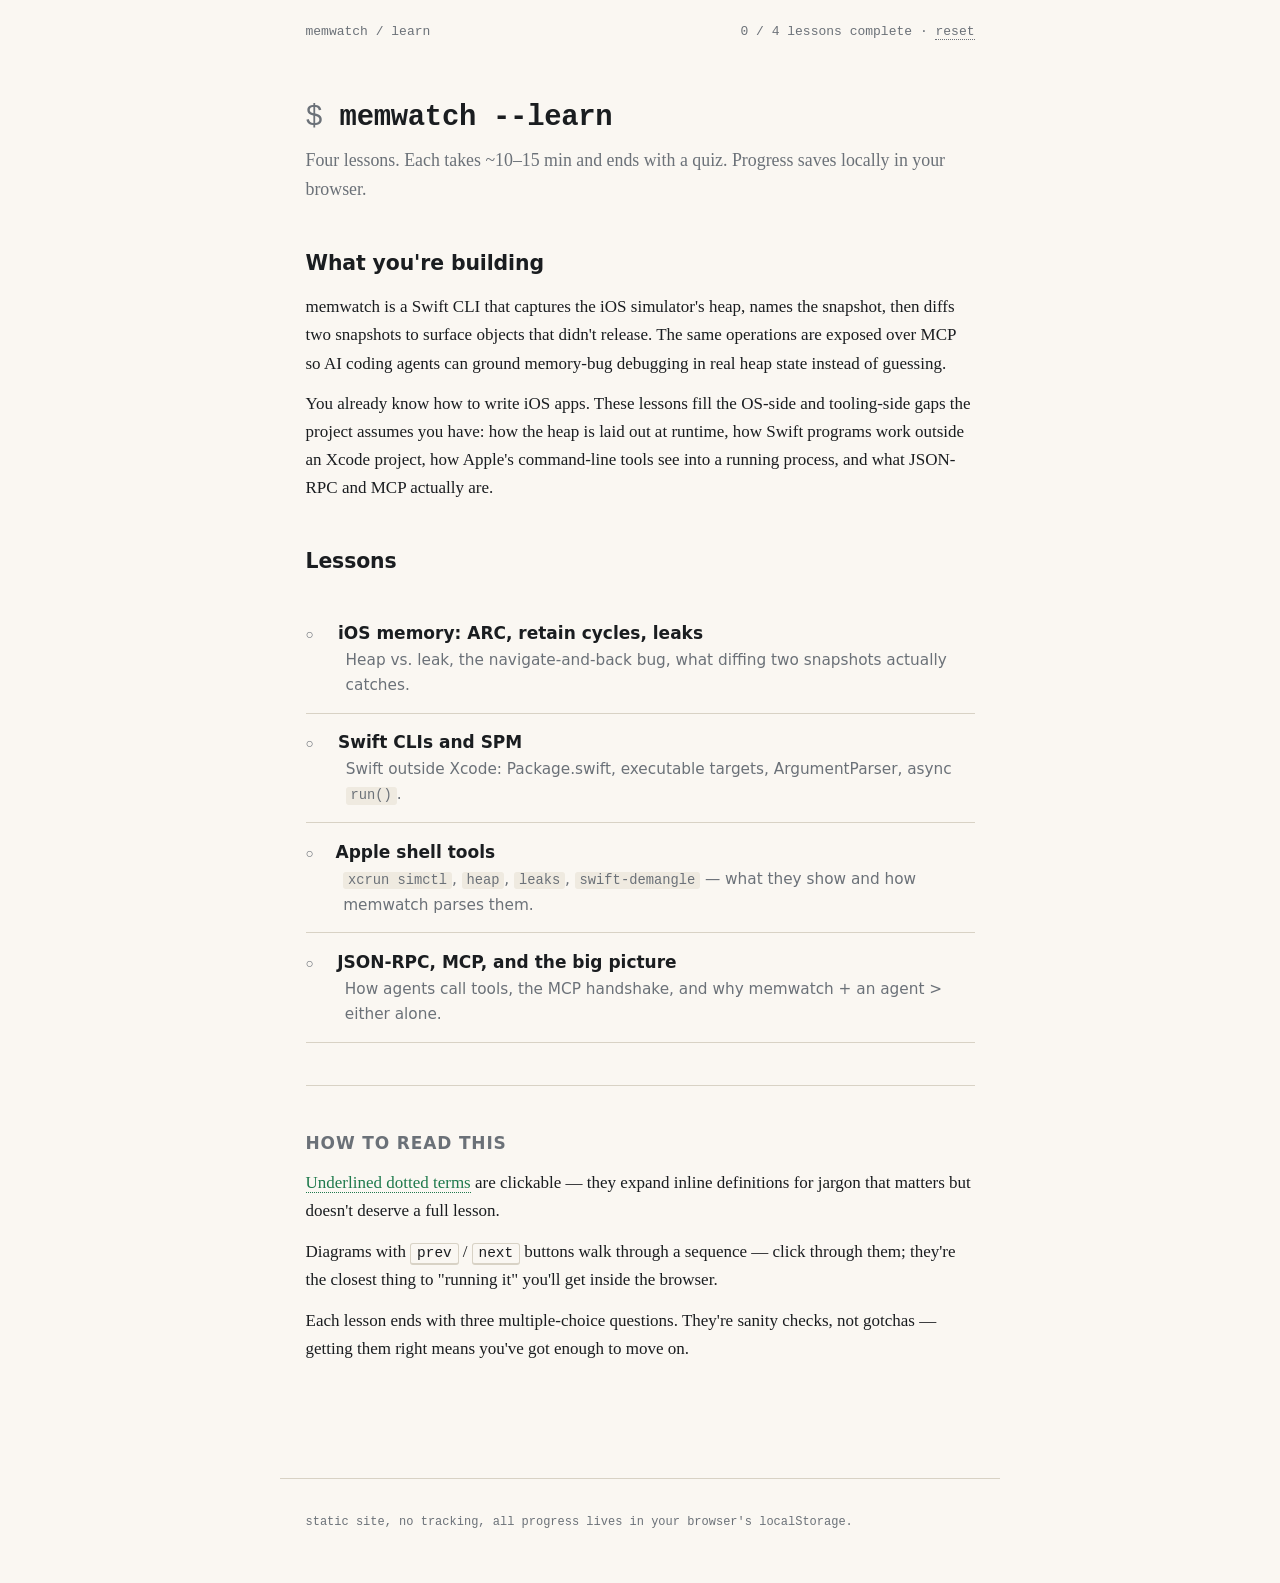
<file: learn/index.html>
<!DOCTYPE html>
<html lang="en">
<head>
  <meta charset="utf-8">
  <meta name="viewport" content="width=device-width,initial-scale=1">
  <title>memwatch — learn</title>
  <link rel="stylesheet" href="assets/style.css">
</head>
<body>
  <nav class="topnav">
    <span>memwatch / learn</span>
    <span><span id="overall-progress">0 / 4 lessons complete</span> · <a href="#" id="reset-progress">reset</a></span>
  </nav>

  <main>
    <h1><span class="prefix">$</span> memwatch --learn</h1>
    <p class="lede">Four lessons. Each takes ~10–15 min and ends with a quiz. Progress saves locally in your browser.</p>

    <h2>What you're building</h2>
    <p>
      memwatch is a Swift CLI that captures the iOS simulator's heap, names the snapshot, then diffs two snapshots to surface objects that didn't release. The same operations are exposed over MCP so AI coding agents can ground memory-bug debugging in real heap state instead of guessing.
    </p>
    <p>
      You already know how to write iOS apps. These lessons fill the OS-side and tooling-side gaps the project assumes you have: how the heap is laid out at runtime, how Swift programs work outside an Xcode project, how Apple's command-line tools see into a running process, and what JSON-RPC and MCP actually are.
    </p>

    <h2>Lessons</h2>
    <ol class="lesson-list">
      <li data-lesson="01-memory">
        <span class="dot">○</span>
        <div>
          <a href="lessons/01-memory.html">iOS memory: ARC, retain cycles, leaks</a>
          <div class="blurb">Heap vs. leak, the navigate-and-back bug, what diffing two snapshots actually catches.</div>
        </div>
      </li>
      <li data-lesson="02-swift-cli">
        <span class="dot">○</span>
        <div>
          <a href="lessons/02-swift-cli.html">Swift CLIs and SPM</a>
          <div class="blurb">Swift outside Xcode: Package.swift, executable targets, ArgumentParser, async <code>run()</code>.</div>
        </div>
      </li>
      <li data-lesson="03-shell-tools">
        <span class="dot">○</span>
        <div>
          <a href="lessons/03-shell-tools.html">Apple shell tools</a>
          <div class="blurb"><code>xcrun simctl</code>, <code>heap</code>, <code>leaks</code>, <code>swift-demangle</code> — what they show and how memwatch parses them.</div>
        </div>
      </li>
      <li data-lesson="04-mcp">
        <span class="dot">○</span>
        <div>
          <a href="lessons/04-mcp.html">JSON-RPC, MCP, and the big picture</a>
          <div class="blurb">How agents call tools, the MCP handshake, and why memwatch + an agent &gt; either alone.</div>
        </div>
      </li>
    </ol>

    <hr>

    <h3>How to read this</h3>
    <p>
      <span class="callout" data-target="cb-callout-help">Underlined dotted terms</span> are clickable — they expand inline definitions for jargon that matters but doesn't deserve a full lesson.
    </p>
    <div class="callout-body" id="cb-callout-help">
      Like this. Click again to collapse. Use these for quick refreshers without breaking your reading flow.
    </div>
    <p>
      Diagrams with <span class="kbd">prev</span> / <span class="kbd">next</span> buttons walk through a sequence — click through them; they're the closest thing to "running it" you'll get inside the browser.
    </p>
    <p>
      Each lesson ends with three multiple-choice questions. They're sanity checks, not gotchas — getting them right means you've got enough to move on.
    </p>
  </main>

  <footer>
    static site, no tracking, all progress lives in your browser's localStorage.
  </footer>

  <script src="assets/app.js"></script>
</body>
</html>
</file>
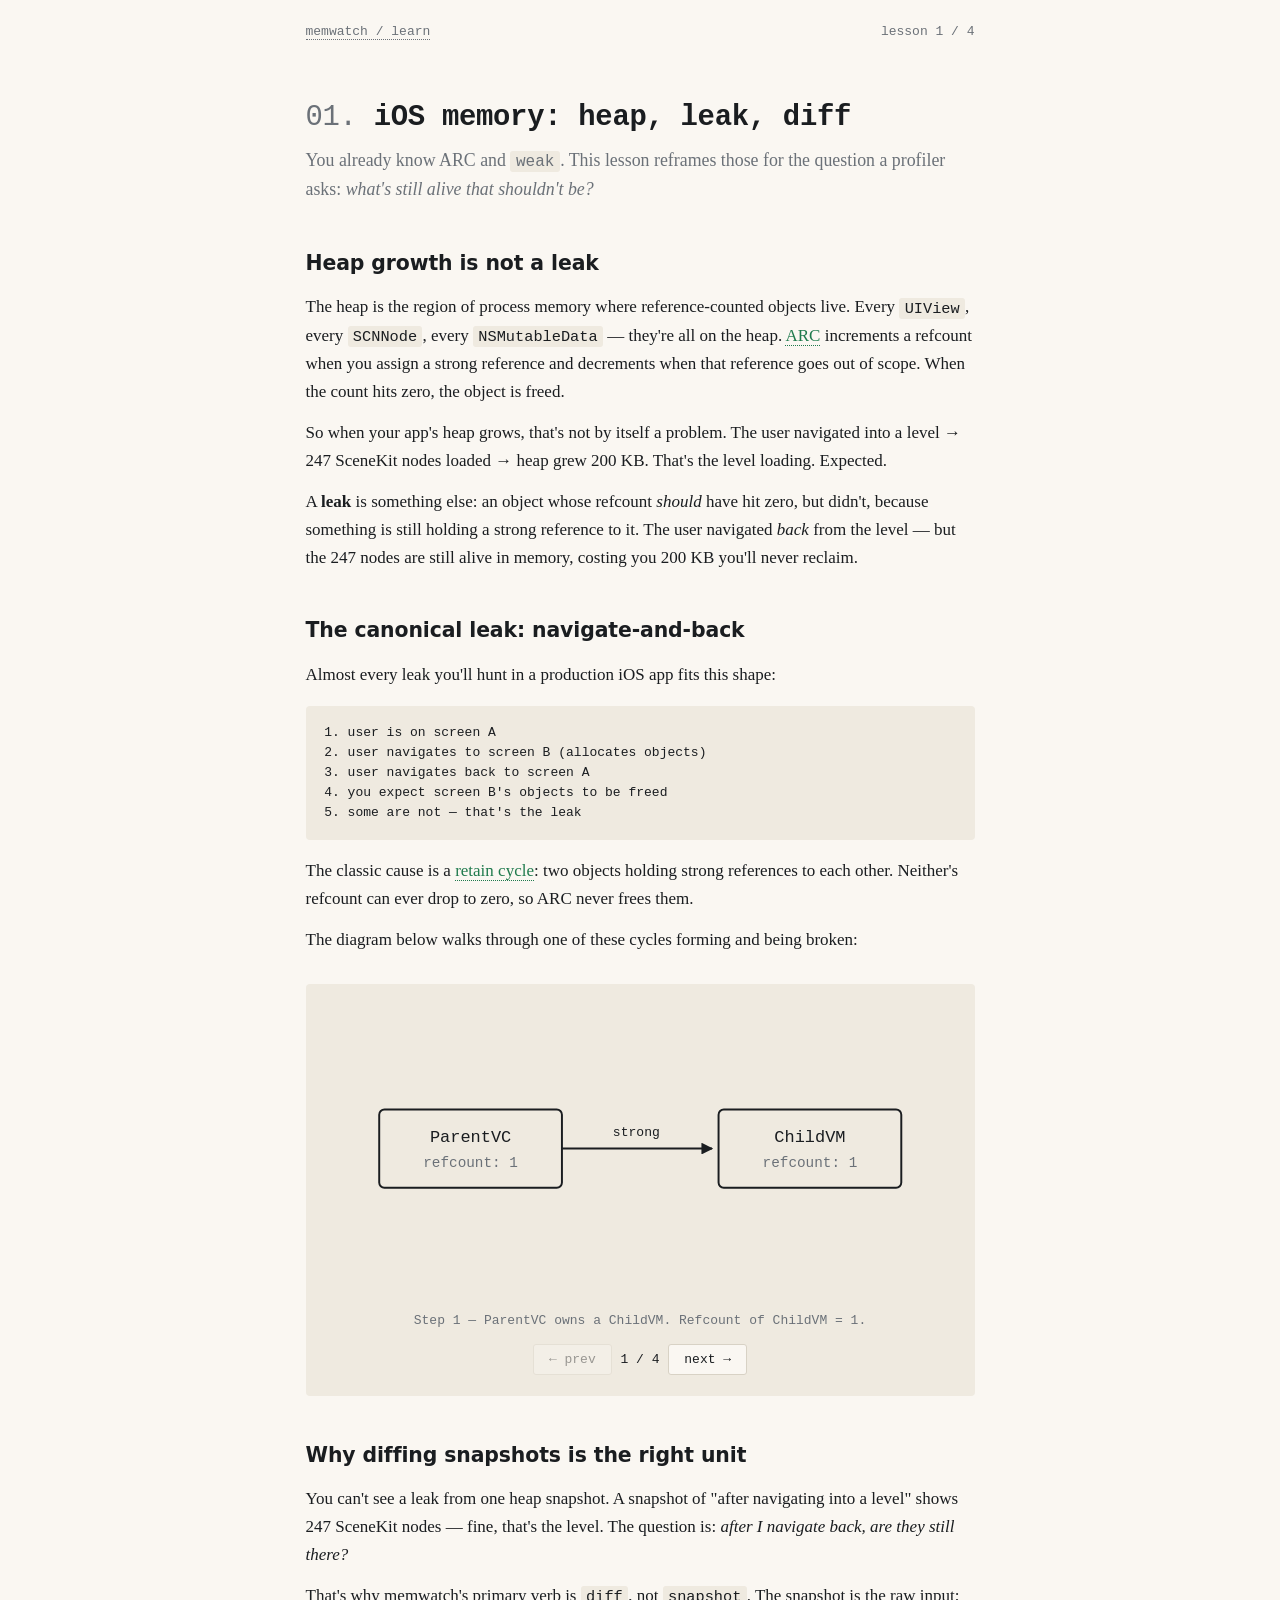
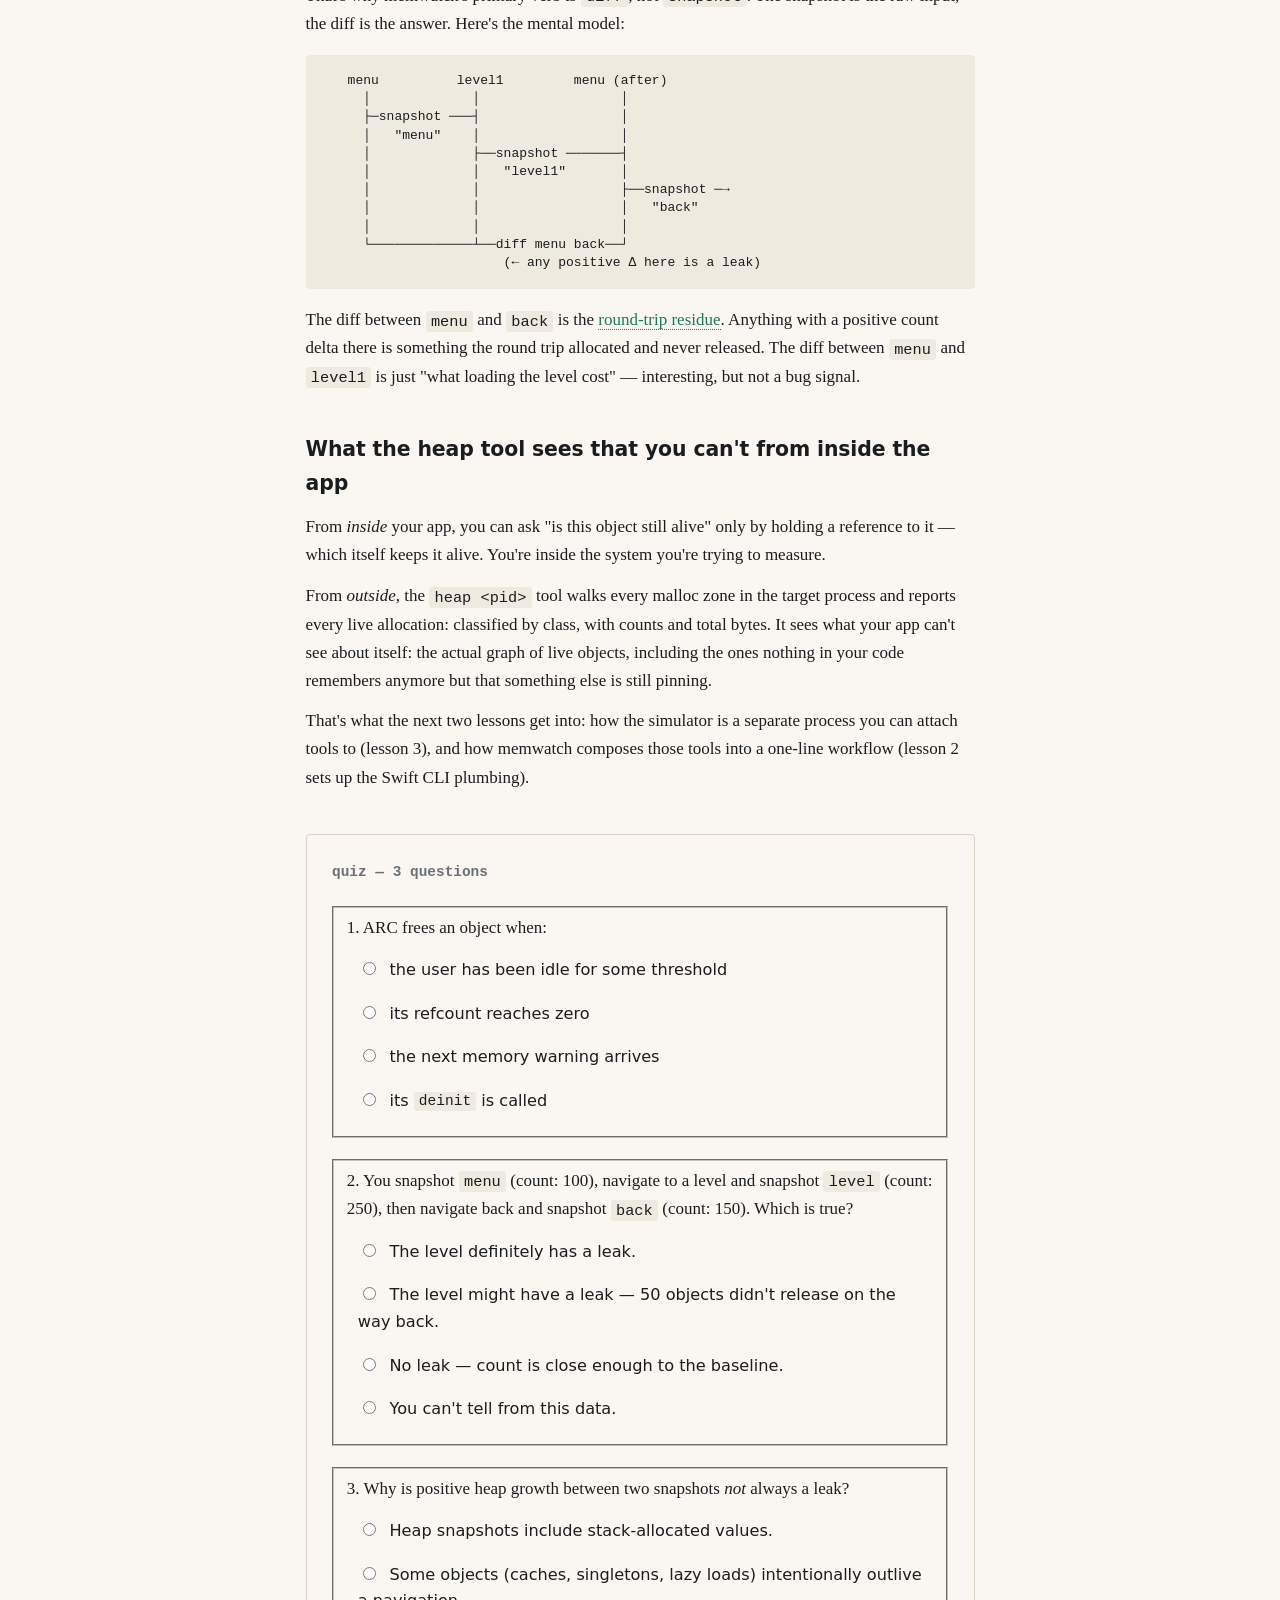
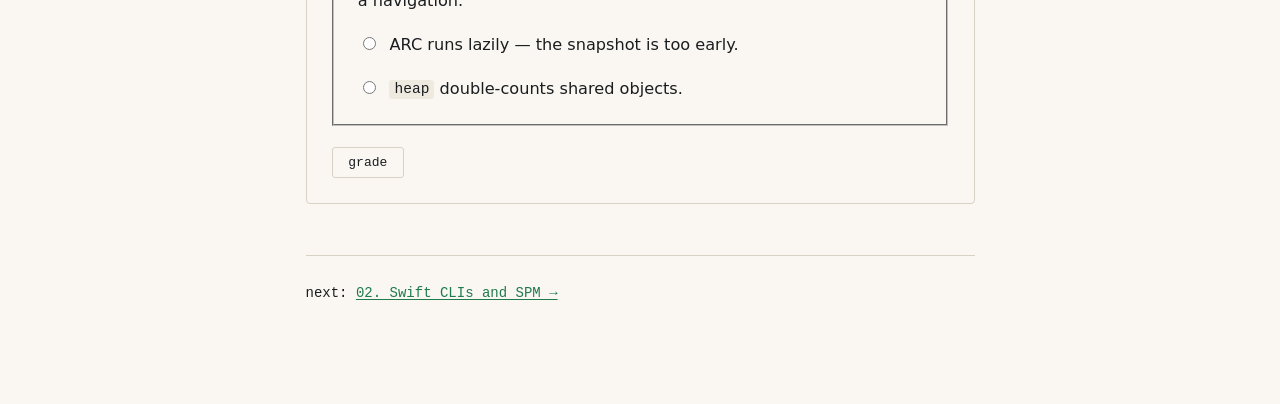
<file: learn/lessons/01-memory.html>
<!DOCTYPE html>
<html lang="en">
<head>
  <meta charset="utf-8">
  <meta name="viewport" content="width=device-width,initial-scale=1">
  <title>iOS memory — memwatch learn</title>
  <link rel="stylesheet" href="../assets/style.css">
</head>
<body>
  <nav class="topnav">
    <span><a href="../index.html">memwatch / learn</a></span>
    <span>lesson 1 / 4</span>
  </nav>

  <main>
    <h1><span class="prefix">01.</span> iOS memory: heap, leak, diff</h1>
    <p class="lede">You already know ARC and <code>weak</code>. This lesson reframes those for the question a profiler asks: <em>what's still alive that shouldn't be?</em></p>

    <h2>Heap growth is not a leak</h2>
    <p>
      The heap is the region of process memory where reference-counted objects live. Every <code>UIView</code>, every <code>SCNNode</code>, every <code>NSMutableData</code> — they're all on the heap. <span class="callout" data-target="cb-arc">ARC</span> increments a refcount when you assign a strong reference and decrements when that reference goes out of scope. When the count hits zero, the object is freed.
    </p>
    <div class="callout-body" id="cb-arc">
      Automatic Reference Counting. The compiler inserts <code>retain</code>/<code>release</code> calls around your code so you don't have to manage memory by hand. It's still refcounting under the hood — there's no garbage collector running. Each object knows its own count.
    </div>

    <p>
      So when your app's heap grows, that's not by itself a problem. The user navigated into a level → 247 SceneKit nodes loaded → heap grew 200 KB. That's the level loading. Expected.
    </p>
    <p>
      A <strong>leak</strong> is something else: an object whose refcount <em>should</em> have hit zero, but didn't, because something is still holding a strong reference to it. The user navigated <em>back</em> from the level — but the 247 nodes are still alive in memory, costing you 200 KB you'll never reclaim.
    </p>

    <h2>The canonical leak: navigate-and-back</h2>
    <p>
      Almost every leak you'll hunt in a production iOS app fits this shape:
    </p>
    <pre><code>1. user is on screen A
2. user navigates to screen B (allocates objects)
3. user navigates back to screen A
4. you expect screen B's objects to be freed
5. some are not — that's the leak</code></pre>
    <p>
      The classic cause is a <span class="callout" data-target="cb-cycle">retain cycle</span>: two objects holding strong references to each other. Neither's refcount can ever drop to zero, so ARC never frees them.
    </p>
    <div class="callout-body" id="cb-cycle">
      The compiler can't detect cycles for you because at compile time it can't know which references are "owning." That's why <code>[weak self]</code> in closures and <code>weak var delegate</code> on protocols are conventions you apply manually.
    </div>

    <p>The diagram below walks through one of these cycles forming and being broken:</p>

    <div class="diagram stepper" id="cycle-stepper">
      <svg viewBox="0 0 480 220" xmlns="http://www.w3.org/2000/svg" aria-label="retain cycle progression">
        <defs>
          <marker id="arrow" viewBox="0 0 10 10" refX="9" refY="5" markerWidth="6" markerHeight="6" orient="auto">
            <path d="M 0 0 L 10 5 L 0 10 z" fill="currentColor"/>
          </marker>
          <marker id="arrow-weak" viewBox="0 0 10 10" refX="9" refY="5" markerWidth="6" markerHeight="6" orient="auto">
            <path d="M 0 0 L 10 5 L 0 10 z" fill="#6b7178"/>
          </marker>
        </defs>

        <g class="step" data-caption="Step 1 — ParentVC owns a ChildVM. Refcount of ChildVM = 1.">
          <rect x="40" y="80" width="140" height="60" rx="4" fill="none" stroke="currentColor" stroke-width="1.5"/>
          <text x="110" y="105" text-anchor="middle" font-family="ui-monospace,Menlo,monospace" font-size="13" fill="currentColor">ParentVC</text>
          <text x="110" y="124" text-anchor="middle" font-family="ui-monospace,Menlo,monospace" font-size="11" fill="#6b7178">refcount: 1</text>

          <rect x="300" y="80" width="140" height="60" rx="4" fill="none" stroke="currentColor" stroke-width="1.5"/>
          <text x="370" y="105" text-anchor="middle" font-family="ui-monospace,Menlo,monospace" font-size="13" fill="currentColor">ChildVM</text>
          <text x="370" y="124" text-anchor="middle" font-family="ui-monospace,Menlo,monospace" font-size="11" fill="#6b7178">refcount: 1</text>

          <line x1="180" y1="110" x2="295" y2="110" stroke="currentColor" stroke-width="1.5" marker-end="url(#arrow)"/>
          <text x="237" y="100" text-anchor="middle" font-family="ui-monospace,Menlo,monospace" font-size="10" fill="currentColor">strong</text>
        </g>

        <g class="step" data-caption="Step 2 — ChildVM stores a closure that captures self (ParentVC). Closure holds ParentVC strongly. Refcount of ParentVC = 2.">
          <rect x="40" y="80" width="140" height="60" rx="4" fill="none" stroke="currentColor" stroke-width="1.5"/>
          <text x="110" y="105" text-anchor="middle" font-family="ui-monospace,Menlo,monospace" font-size="13" fill="currentColor">ParentVC</text>
          <text x="110" y="124" text-anchor="middle" font-family="ui-monospace,Menlo,monospace" font-size="11" fill="#b3261e">refcount: 2</text>

          <rect x="300" y="80" width="140" height="60" rx="4" fill="none" stroke="currentColor" stroke-width="1.5"/>
          <text x="370" y="105" text-anchor="middle" font-family="ui-monospace,Menlo,monospace" font-size="13" fill="currentColor">ChildVM</text>
          <text x="370" y="124" text-anchor="middle" font-family="ui-monospace,Menlo,monospace" font-size="11" fill="#6b7178">refcount: 1</text>

          <line x1="180" y1="100" x2="295" y2="100" stroke="currentColor" stroke-width="1.5" marker-end="url(#arrow)"/>
          <text x="237" y="92" text-anchor="middle" font-family="ui-monospace,Menlo,monospace" font-size="10" fill="currentColor">strong</text>

          <line x1="295" y1="125" x2="180" y2="125" stroke="#b3261e" stroke-width="1.5" marker-end="url(#arrow)"/>
          <text x="237" y="143" text-anchor="middle" font-family="ui-monospace,Menlo,monospace" font-size="10" fill="#b3261e">strong (closure)</text>
        </g>

        <g class="step" data-caption="Step 3 — ParentVC pops. Navigation stack drops its reference. Both refcounts are still ≥ 1 because each holds the other. Neither can deallocate.">
          <rect x="40" y="80" width="140" height="60" rx="4" fill="none" stroke="#b3261e" stroke-width="1.5" stroke-dasharray="4,3"/>
          <text x="110" y="105" text-anchor="middle" font-family="ui-monospace,Menlo,monospace" font-size="13" fill="#b3261e">ParentVC</text>
          <text x="110" y="124" text-anchor="middle" font-family="ui-monospace,Menlo,monospace" font-size="11" fill="#b3261e">refcount: 1 (leaked)</text>

          <rect x="300" y="80" width="140" height="60" rx="4" fill="none" stroke="#b3261e" stroke-width="1.5" stroke-dasharray="4,3"/>
          <text x="370" y="105" text-anchor="middle" font-family="ui-monospace,Menlo,monospace" font-size="13" fill="#b3261e">ChildVM</text>
          <text x="370" y="124" text-anchor="middle" font-family="ui-monospace,Menlo,monospace" font-size="11" fill="#b3261e">refcount: 1 (leaked)</text>

          <line x1="180" y1="100" x2="295" y2="100" stroke="#b3261e" stroke-width="1.5" marker-end="url(#arrow)"/>
          <line x1="295" y1="125" x2="180" y2="125" stroke="#b3261e" stroke-width="1.5" marker-end="url(#arrow)"/>
          <text x="240" y="40" text-anchor="middle" font-family="ui-monospace,Menlo,monospace" font-size="11" fill="#b3261e">cycle — neither can ever reach 0</text>
        </g>

        <g class="step" data-caption="Step 4 — Closure declared with [weak self]. ChildVM's reference back to ParentVC is now weak (doesn't count). When nav stack drops ParentVC, refcount → 0, deinit fires, and ChildVM follows.">
          <rect x="40" y="80" width="140" height="60" rx="4" fill="none" stroke="currentColor" stroke-width="1.5"/>
          <text x="110" y="105" text-anchor="middle" font-family="ui-monospace,Menlo,monospace" font-size="13" fill="currentColor">ParentVC</text>
          <text x="110" y="124" text-anchor="middle" font-family="ui-monospace,Menlo,monospace" font-size="11" fill="#1f7a4d">refcount: 1 → 0 ✓</text>

          <rect x="300" y="80" width="140" height="60" rx="4" fill="none" stroke="currentColor" stroke-width="1.5"/>
          <text x="370" y="105" text-anchor="middle" font-family="ui-monospace,Menlo,monospace" font-size="13" fill="currentColor">ChildVM</text>
          <text x="370" y="124" text-anchor="middle" font-family="ui-monospace,Menlo,monospace" font-size="11" fill="#1f7a4d">refcount: 1 → 0 ✓</text>

          <line x1="180" y1="100" x2="295" y2="100" stroke="currentColor" stroke-width="1.5" marker-end="url(#arrow)"/>
          <text x="237" y="92" text-anchor="middle" font-family="ui-monospace,Menlo,monospace" font-size="10" fill="currentColor">strong</text>

          <line x1="295" y1="125" x2="180" y2="125" stroke="#6b7178" stroke-width="1.5" stroke-dasharray="3,3" marker-end="url(#arrow-weak)"/>
          <text x="237" y="143" text-anchor="middle" font-family="ui-monospace,Menlo,monospace" font-size="10" fill="#6b7178">weak (uncounted)</text>
        </g>
      </svg>
      <div class="diagram-step"></div>
      <div class="diagram-controls">
        <button class="step-prev">← prev</button>
        <span class="step-counter">1 / 4</span>
        <button class="step-next">next →</button>
      </div>
    </div>

    <h2>Why diffing snapshots is the right unit</h2>
    <p>
      You can't see a leak from one heap snapshot. A snapshot of "after navigating into a level" shows 247 SceneKit nodes — fine, that's the level. The question is: <em>after I navigate back, are they still there?</em>
    </p>
    <p>
      That's why memwatch's primary verb is <code>diff</code>, not <code>snapshot</code>. The snapshot is the raw input; the diff is the answer. Here's the mental model:
    </p>
    <pre class="ascii">
   menu          level1         menu (after)
     │             │                  │
     ├─snapshot ───┤                  │
     │   "menu"    │                  │
     │             ├──snapshot ───────┤
     │             │   "level1"       │
     │             │                  ├──snapshot ─→
     │             │                  │   "back"
     │             │                  │
     └─────────────┴──diff menu back──┘
                       (← any positive Δ here is a leak)</pre>

    <p>
      The diff between <code>menu</code> and <code>back</code> is the <span class="callout" data-target="cb-roundtrip">round-trip residue</span>. Anything with a positive count delta there is something the round trip allocated and never released. The diff between <code>menu</code> and <code>level1</code> is just "what loading the level cost" — interesting, but not a bug signal.
    </p>
    <div class="callout-body" id="cb-roundtrip">
      In the canonical workflow you take three snapshots: at the menu, at the deepest screen you navigated to, and back at the menu. The first→third diff is the leak signal. The first→second diff is the working set of the visited screen.
    </div>

    <h2>What the heap tool sees that you can't from inside the app</h2>
    <p>
      From <em>inside</em> your app, you can ask "is this object still alive" only by holding a reference to it — which itself keeps it alive. You're inside the system you're trying to measure.
    </p>
    <p>
      From <em>outside</em>, the <code>heap &lt;pid&gt;</code> tool walks every malloc zone in the target process and reports every live allocation: classified by class, with counts and total bytes. It sees what your app can't see about itself: the actual graph of live objects, including the ones nothing in your code remembers anymore but that something else is still pinning.
    </p>
    <p>
      That's what the next two lessons get into: how the simulator is a separate process you can attach tools to (lesson 3), and how memwatch composes those tools into a one-line workflow (lesson 2 sets up the Swift CLI plumbing).
    </p>

    <form class="quiz" data-lesson="01-memory">
      <h3>quiz — 3 questions</h3>

      <fieldset class="quiz-q" data-correct="b">
        <div class="q-text">1. ARC frees an object when:</div>
        <label><input type="radio" name="q1" value="a"> the user has been idle for some threshold</label>
        <label><input type="radio" name="q1" value="b"> its refcount reaches zero</label>
        <label><input type="radio" name="q1" value="c"> the next memory warning arrives</label>
        <label><input type="radio" name="q1" value="d"> its <code>deinit</code> is called</label>
        <div class="quiz-feedback">Refcount reaching zero is the trigger; <code>deinit</code> is what runs <em>because</em> of it, not what causes it.</div>
      </fieldset>

      <fieldset class="quiz-q" data-correct="b">
        <div class="q-text">2. You snapshot <code>menu</code> (count: 100), navigate to a level and snapshot <code>level</code> (count: 250), then navigate back and snapshot <code>back</code> (count: 150). Which is true?</div>
        <label><input type="radio" name="q2" value="a"> The level definitely has a leak.</label>
        <label><input type="radio" name="q2" value="b"> The level might have a leak — 50 objects didn't release on the way back.</label>
        <label><input type="radio" name="q2" value="c"> No leak — count is close enough to the baseline.</label>
        <label><input type="radio" name="q2" value="d"> You can't tell from this data.</label>
        <div class="quiz-feedback">The 50-object delta between <code>menu</code> and <code>back</code> is the round-trip residue. It might be expected (e.g., a cache pre-warmed) but it's the right place to look.</div>
      </fieldset>

      <fieldset class="quiz-q" data-correct="b">
        <div class="q-text">3. Why is positive heap growth between two snapshots <em>not</em> always a leak?</div>
        <label><input type="radio" name="q3" value="a"> Heap snapshots include stack-allocated values.</label>
        <label><input type="radio" name="q3" value="b"> Some objects (caches, singletons, lazy loads) intentionally outlive a navigation.</label>
        <label><input type="radio" name="q3" value="c"> ARC runs lazily — the snapshot is too early.</label>
        <label><input type="radio" name="q3" value="d"> <code>heap</code> double-counts shared objects.</label>
        <div class="quiz-feedback">A senior dev reading the diff judges whether each ΔClass is expected. memwatch shows the data; you decide what's a leak.</div>
      </fieldset>

      <button class="grade-btn" type="submit">grade</button>
      <div class="quiz-summary"></div>
    </form>

    <div class="next-lesson">
      next: <a href="02-swift-cli.html">02. Swift CLIs and SPM →</a>
    </div>
  </main>

  <script src="../assets/app.js"></script>
</body>
</html>
</file>
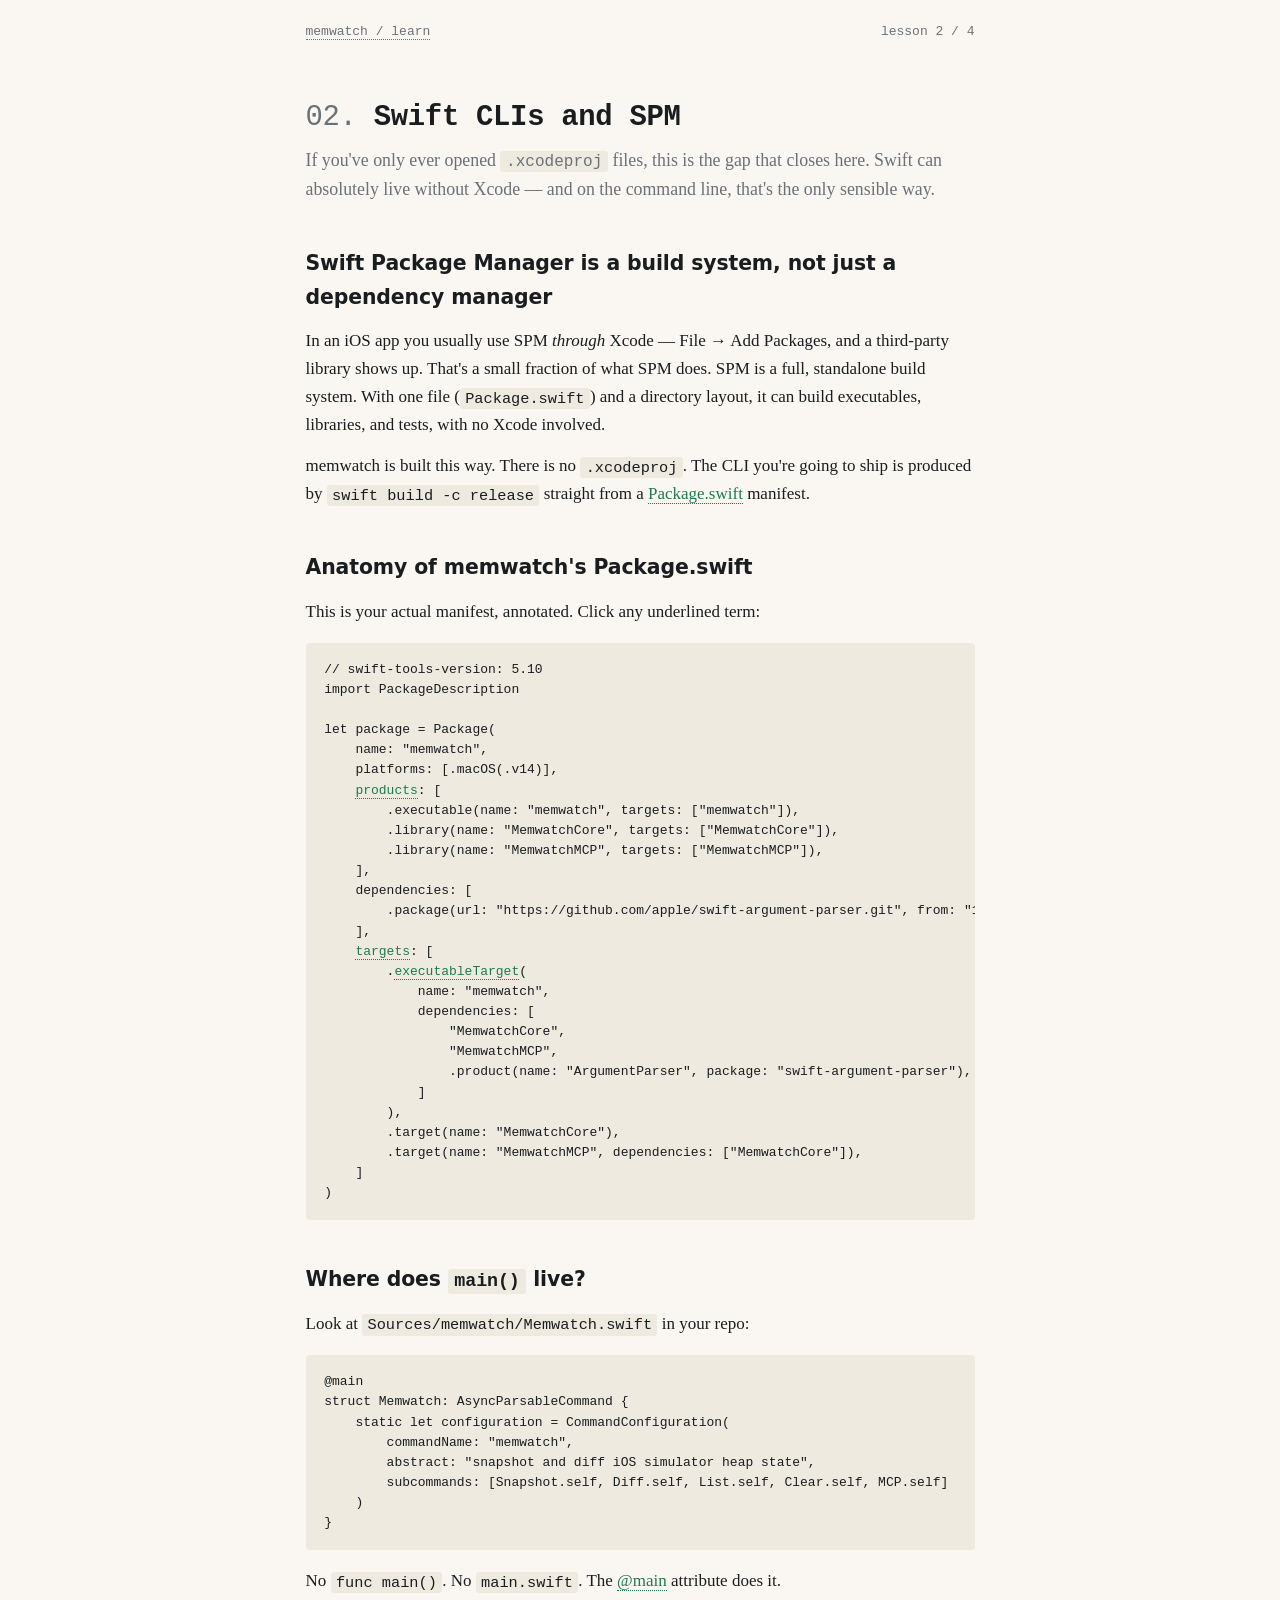
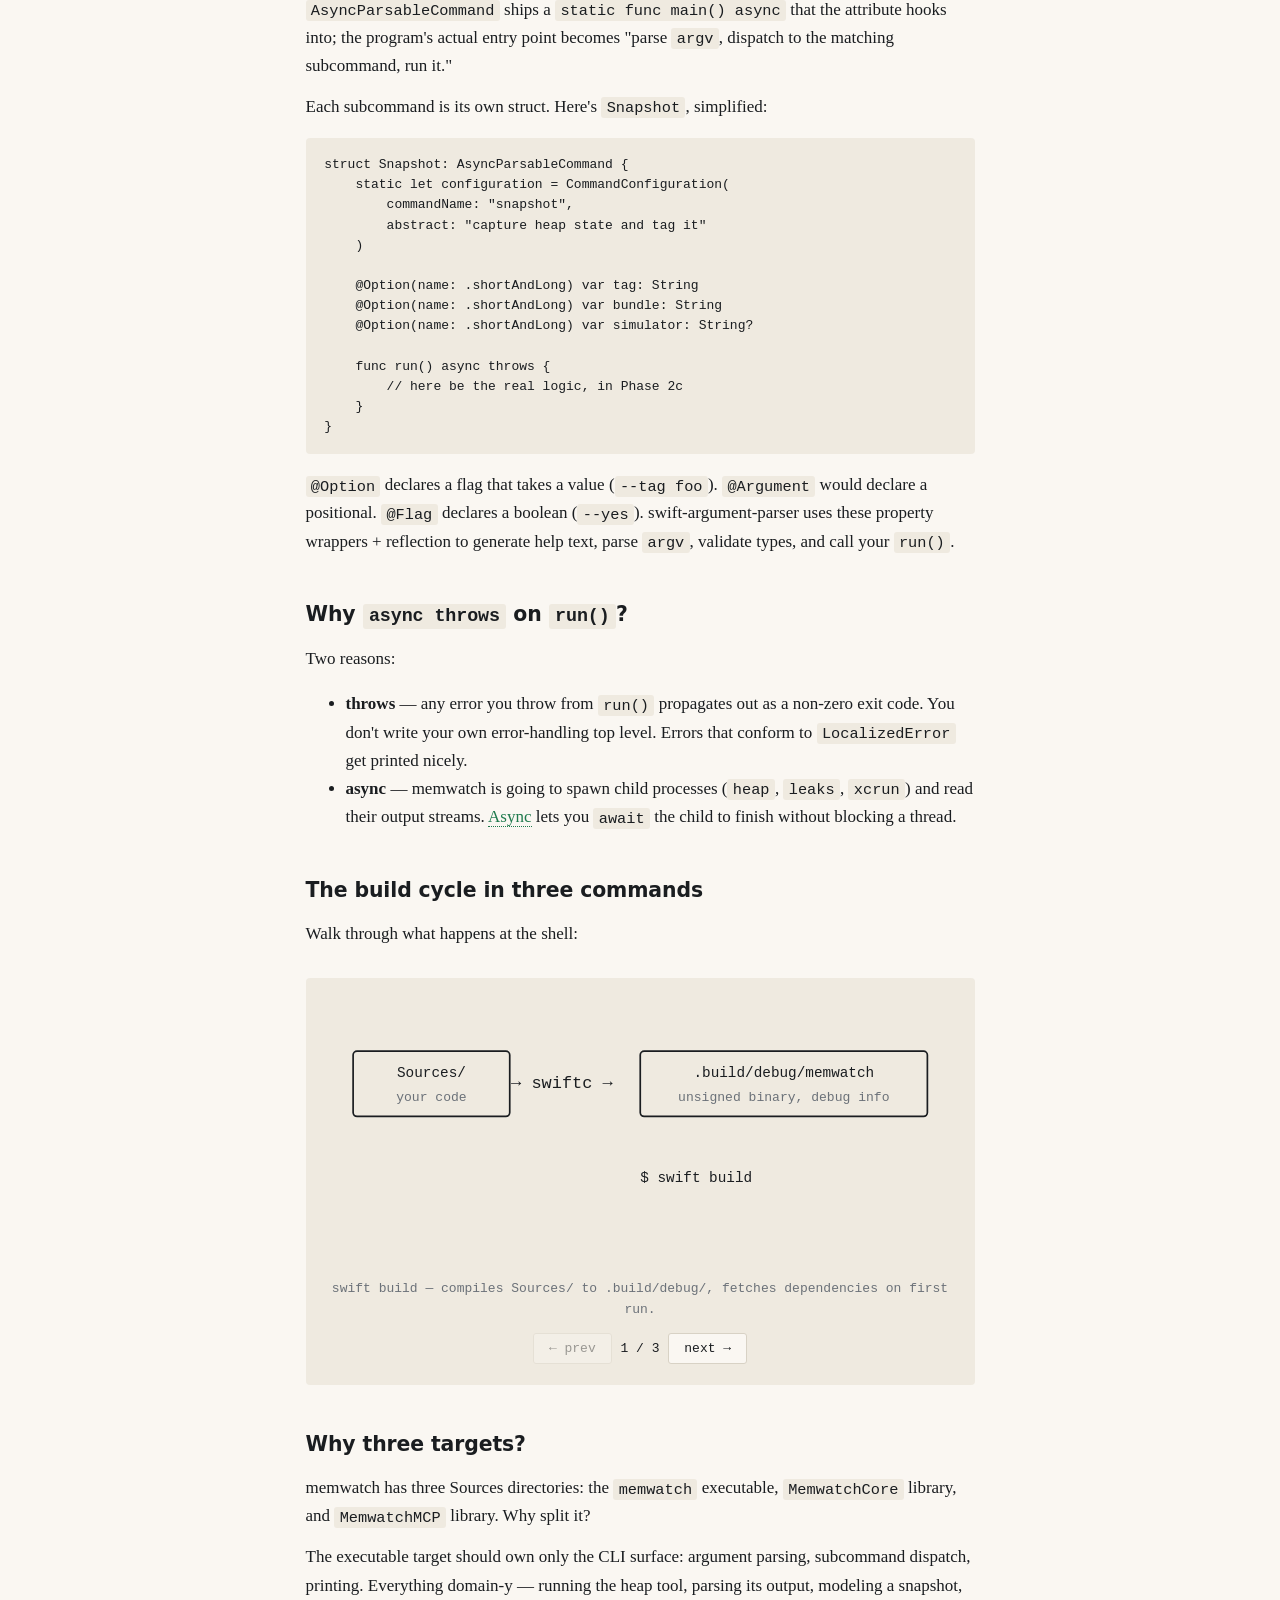
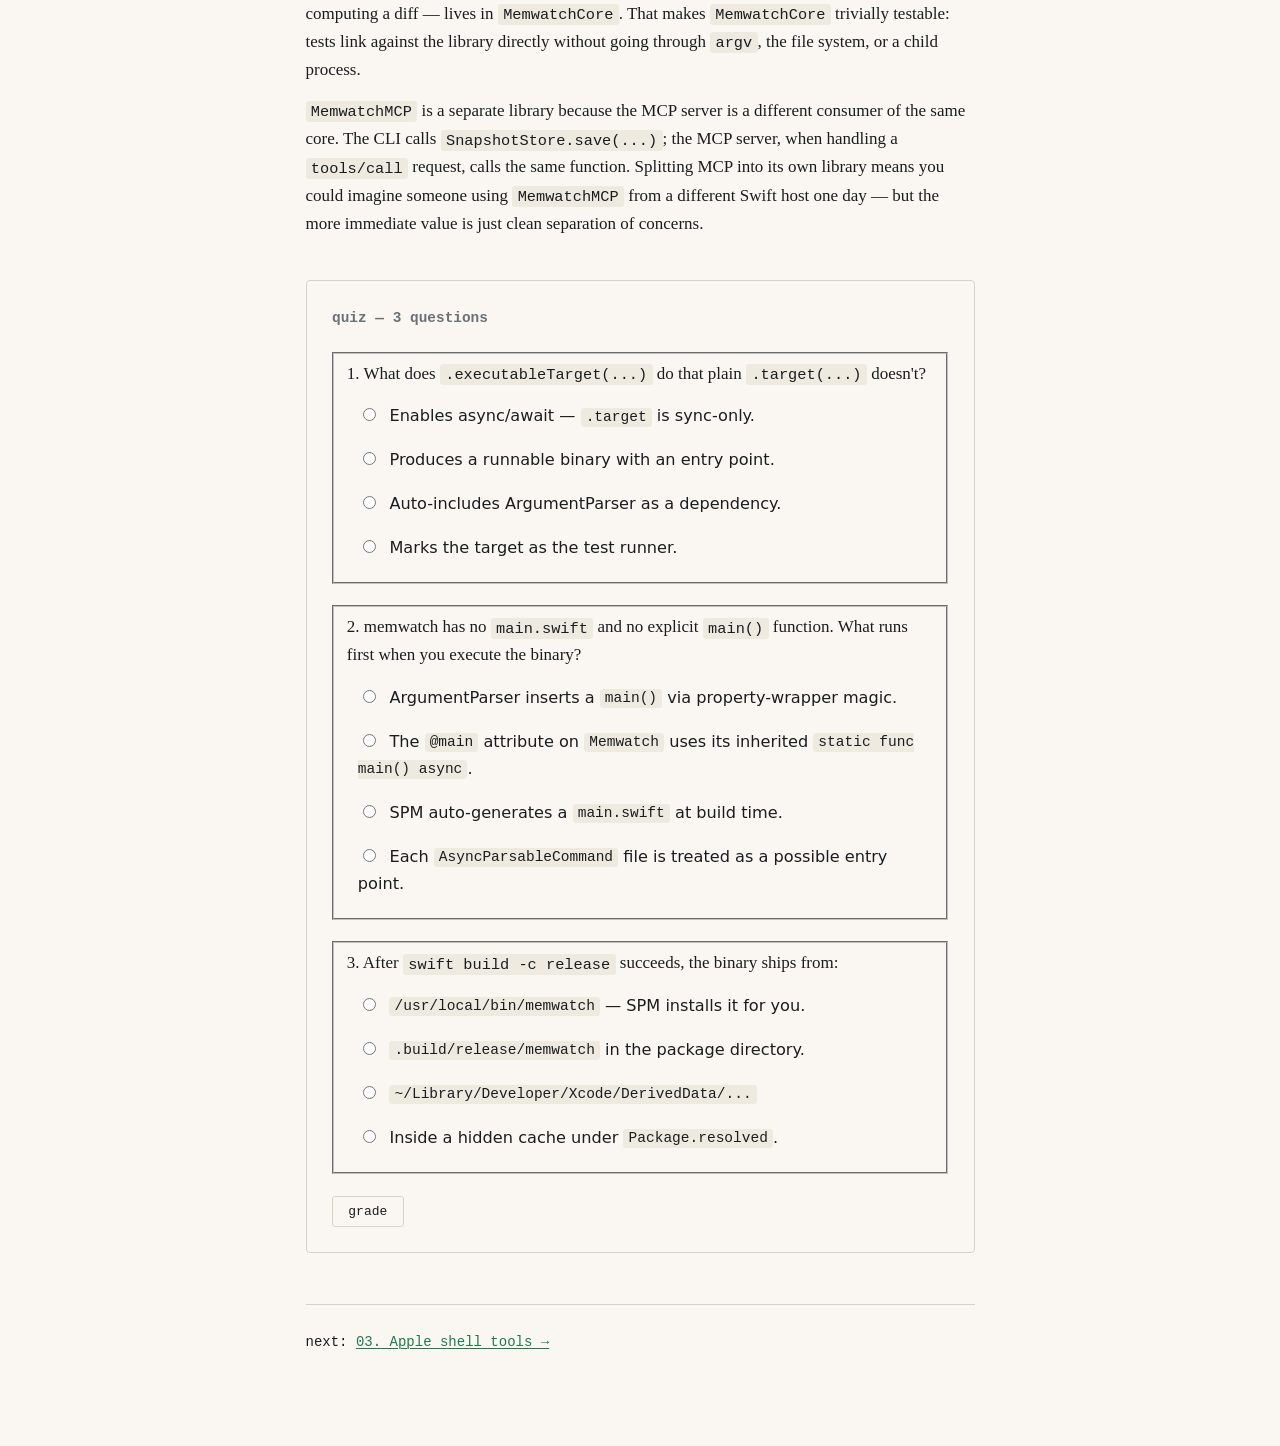
<file: learn/lessons/02-swift-cli.html>
<!DOCTYPE html>
<html lang="en">
<head>
  <meta charset="utf-8">
  <meta name="viewport" content="width=device-width,initial-scale=1">
  <title>Swift CLIs and SPM — memwatch learn</title>
  <link rel="stylesheet" href="../assets/style.css">
</head>
<body>
  <nav class="topnav">
    <span><a href="../index.html">memwatch / learn</a></span>
    <span>lesson 2 / 4</span>
  </nav>

  <main>
    <h1><span class="prefix">02.</span> Swift CLIs and SPM</h1>
    <p class="lede">If you've only ever opened <code>.xcodeproj</code> files, this is the gap that closes here. Swift can absolutely live without Xcode — and on the command line, that's the only sensible way.</p>

    <h2>Swift Package Manager is a build system, not just a dependency manager</h2>
    <p>
      In an iOS app you usually use SPM <em>through</em> Xcode — File → Add Packages, and a third-party library shows up. That's a small fraction of what SPM does. SPM is a full, standalone build system. With one file (<code>Package.swift</code>) and a directory layout, it can build executables, libraries, and tests, with no Xcode involved.
    </p>
    <p>
      memwatch is built this way. There is no <code>.xcodeproj</code>. The CLI you're going to ship is produced by <code>swift build -c release</code> straight from a <span class="callout" data-target="cb-manifest">Package.swift</span> manifest.
    </p>
    <div class="callout-body" id="cb-manifest">
      The manifest is itself a Swift file — at the top is <code>// swift-tools-version: 5.10</code>, which tells SPM which compiler to interpret it with. The file imports <code>PackageDescription</code> and constructs a <code>Package</code> value. SPM evaluates this file before building anything else.
    </div>

    <h2>Anatomy of memwatch's Package.swift</h2>
    <p>This is your actual manifest, annotated. Click any underlined term:</p>

    <pre><code>// swift-tools-version: 5.10
import PackageDescription

let package = Package(
    name: "memwatch",
    platforms: [.macOS(.v14)],
    <span class="callout" data-target="cb-products">products</span>: [
        .executable(name: "memwatch", targets: ["memwatch"]),
        .library(name: "MemwatchCore", targets: ["MemwatchCore"]),
        .library(name: "MemwatchMCP", targets: ["MemwatchMCP"]),
    ],
    dependencies: [
        .package(url: "https://github.com/apple/swift-argument-parser.git", from: "1.5.0"),
    ],
    <span class="callout" data-target="cb-targets">targets</span>: [
        .<span class="callout" data-target="cb-exectarget">executableTarget</span>(
            name: "memwatch",
            dependencies: [
                "MemwatchCore",
                "MemwatchMCP",
                .product(name: "ArgumentParser", package: "swift-argument-parser"),
            ]
        ),
        .target(name: "MemwatchCore"),
        .target(name: "MemwatchMCP", dependencies: ["MemwatchCore"]),
    ]
)</code></pre>

    <div class="callout-body" id="cb-products">
      <strong>products</strong> are the things the package builds and exposes to the outside world. <code>.executable</code> produces a runnable binary; <code>.library</code> produces a static or dynamic library that another package could link. memwatch is one executable plus two libraries that the executable consumes.
    </div>

    <div class="callout-body" id="cb-targets">
      <strong>targets</strong> are the actual compilation units. Each target maps to a directory under <code>Sources/</code> by default — a target named <code>memwatch</code> reads <code>Sources/memwatch/</code>. Targets list dependencies on other targets in the package or on external products from <code>dependencies</code>.
    </div>

    <div class="callout-body" id="cb-exectarget">
      <strong>.executableTarget</strong> vs plain <strong>.target</strong> is the meaningful distinction: only <code>.executableTarget</code> produces a binary with an entry point (a <code>main</code> function). Library targets do not, and trying to put a <code>@main</code> in one is an error. The executable depends on the libraries; the libraries don't depend on each other beyond what's declared.
    </div>

    <h2>Where does <code>main()</code> live?</h2>
    <p>
      Look at <code>Sources/memwatch/Memwatch.swift</code> in your repo:
    </p>
    <pre><code>@main
struct Memwatch: AsyncParsableCommand {
    static let configuration = CommandConfiguration(
        commandName: "memwatch",
        abstract: "snapshot and diff iOS simulator heap state",
        subcommands: [Snapshot.self, Diff.self, List.self, Clear.self, MCP.self]
    )
}</code></pre>

    <p>
      No <code>func main()</code>. No <code>main.swift</code>. The <span class="callout" data-target="cb-main">@main</span> attribute does it. <code>AsyncParsableCommand</code> ships a <code>static func main() async</code> that the attribute hooks into; the program's actual entry point becomes "parse <code>argv</code>, dispatch to the matching subcommand, run it."
    </p>
    <div class="callout-body" id="cb-main">
      <code>@main</code> is a Swift language attribute, not a swift-argument-parser thing. It marks one type as the program's entry point, expecting a <code>static func main()</code> on it. The async variant exists because Swift's top-level entry now supports awaiting tasks.
    </div>

    <p>
      Each subcommand is its own struct. Here's <code>Snapshot</code>, simplified:
    </p>
    <pre><code>struct Snapshot: AsyncParsableCommand {
    static let configuration = CommandConfiguration(
        commandName: "snapshot",
        abstract: "capture heap state and tag it"
    )

    @Option(name: .shortAndLong) var tag: String
    @Option(name: .shortAndLong) var bundle: String
    @Option(name: .shortAndLong) var simulator: String?

    func run() async throws {
        // here be the real logic, in Phase 2c
    }
}</code></pre>

    <p>
      <code>@Option</code> declares a flag that takes a value (<code>--tag foo</code>). <code>@Argument</code> would declare a positional. <code>@Flag</code> declares a boolean (<code>--yes</code>). swift-argument-parser uses these property wrappers + reflection to generate help text, parse <code>argv</code>, validate types, and call your <code>run()</code>.
    </p>

    <h2>Why <code>async throws</code> on <code>run()</code>?</h2>
    <p>
      Two reasons:
    </p>
    <ul>
      <li><strong>throws</strong> — any error you throw from <code>run()</code> propagates out as a non-zero exit code. You don't write your own error-handling top level. Errors that conform to <code>LocalizedError</code> get printed nicely.</li>
      <li><strong>async</strong> — memwatch is going to spawn child processes (<code>heap</code>, <code>leaks</code>, <code>xcrun</code>) and read their output streams. <span class="callout" data-target="cb-async">Async</span> lets you <code>await</code> the child to finish without blocking a thread.</li>
    </ul>
    <div class="callout-body" id="cb-async">
      Same Swift Concurrency you use in apps. <code>async</code>/<code>await</code>, <code>Task</code>, structured concurrency. The CLI runtime gives you a top-level async context for free; you just write <code>func run() async throws</code> and you can await inside.
    </div>

    <h2>The build cycle in three commands</h2>
    <p>Walk through what happens at the shell:</p>

    <div class="diagram stepper" id="build-stepper">
      <svg viewBox="0 0 480 200" xmlns="http://www.w3.org/2000/svg">
        <g class="step" data-caption="swift build — compiles Sources/ to .build/debug/, fetches dependencies on first run.">
          <rect x="20" y="40" width="120" height="50" rx="3" fill="none" stroke="currentColor" stroke-width="1.3"/>
          <text x="80" y="60" text-anchor="middle" font-family="ui-monospace,Menlo,monospace" font-size="11" fill="currentColor">Sources/</text>
          <text x="80" y="78" text-anchor="middle" font-family="ui-monospace,Menlo,monospace" font-size="10" fill="#6b7178">your code</text>

          <text x="180" y="68" text-anchor="middle" font-family="ui-monospace,Menlo,monospace" font-size="13" fill="currentColor">→ swiftc →</text>

          <rect x="240" y="40" width="220" height="50" rx="3" fill="none" stroke="currentColor" stroke-width="1.3"/>
          <text x="350" y="60" text-anchor="middle" font-family="ui-monospace,Menlo,monospace" font-size="11" fill="currentColor">.build/debug/memwatch</text>
          <text x="350" y="78" text-anchor="middle" font-family="ui-monospace,Menlo,monospace" font-size="10" fill="#6b7178">unsigned binary, debug info</text>

          <text x="240" y="140" font-family="ui-monospace,Menlo,monospace" font-size="11" fill="currentColor">$ swift build</text>
        </g>
        <g class="step" data-caption="swift run memwatch ARGS — builds (if needed) then executes the binary, forwarding ARGS as argv.">
          <rect x="20" y="40" width="120" height="50" rx="3" fill="none" stroke="currentColor" stroke-width="1.3"/>
          <text x="80" y="60" text-anchor="middle" font-family="ui-monospace,Menlo,monospace" font-size="11" fill="currentColor">Sources/</text>
          <rect x="240" y="40" width="220" height="50" rx="3" fill="none" stroke="currentColor" stroke-width="1.3"/>
          <text x="350" y="60" text-anchor="middle" font-family="ui-monospace,Menlo,monospace" font-size="11" fill="currentColor">.build/debug/memwatch</text>
          <text x="180" y="68" text-anchor="middle" font-family="ui-monospace,Menlo,monospace" font-size="13" fill="currentColor">→</text>
          <rect x="80" y="120" width="380" height="50" rx="3" fill="none" stroke="#1f7a4d" stroke-width="1.3"/>
          <text x="270" y="140" text-anchor="middle" font-family="ui-monospace,Menlo,monospace" font-size="11" fill="#1f7a4d">stdout: "saved snapshot 'menu' (pid 49281, 1247 classes)"</text>
          <text x="270" y="158" text-anchor="middle" font-family="ui-monospace,Menlo,monospace" font-size="10" fill="#6b7178">exit 0</text>
          <text x="20" y="195" font-family="ui-monospace,Menlo,monospace" font-size="11" fill="currentColor">$ swift run memwatch snapshot --tag menu --bundle com.example.app</text>
        </g>
        <g class="step" data-caption="swift build -c release — optimized binary in .build/release/. This is what you copy to /usr/local/bin/.">
          <rect x="20" y="40" width="120" height="50" rx="3" fill="none" stroke="currentColor" stroke-width="1.3"/>
          <text x="80" y="60" text-anchor="middle" font-family="ui-monospace,Menlo,monospace" font-size="11" fill="currentColor">Sources/</text>

          <text x="180" y="68" text-anchor="middle" font-family="ui-monospace,Menlo,monospace" font-size="13" fill="currentColor">→ swiftc -O →</text>

          <rect x="240" y="40" width="220" height="50" rx="3" fill="none" stroke="#1f7a4d" stroke-width="1.3"/>
          <text x="350" y="60" text-anchor="middle" font-family="ui-monospace,Menlo,monospace" font-size="11" fill="#1f7a4d">.build/release/memwatch</text>
          <text x="350" y="78" text-anchor="middle" font-family="ui-monospace,Menlo,monospace" font-size="10" fill="#6b7178">optimized, no debug info</text>

          <rect x="80" y="120" width="380" height="40" rx="3" fill="none" stroke="currentColor" stroke-width="1.3"/>
          <text x="270" y="135" text-anchor="middle" font-family="ui-monospace,Menlo,monospace" font-size="11" fill="currentColor">cp .build/release/memwatch /usr/local/bin/</text>
          <text x="270" y="152" text-anchor="middle" font-family="ui-monospace,Menlo,monospace" font-size="10" fill="#6b7178">→ user can run `memwatch` from anywhere</text>

          <text x="20" y="195" font-family="ui-monospace,Menlo,monospace" font-size="11" fill="currentColor">$ swift build -c release</text>
        </g>
      </svg>
      <div class="diagram-step"></div>
      <div class="diagram-controls">
        <button class="step-prev">← prev</button>
        <span class="step-counter">1 / 3</span>
        <button class="step-next">next →</button>
      </div>
    </div>

    <h2>Why three targets?</h2>
    <p>
      memwatch has three Sources directories: the <code>memwatch</code> executable, <code>MemwatchCore</code> library, and <code>MemwatchMCP</code> library. Why split it?
    </p>
    <p>
      The executable target should own only the CLI surface: argument parsing, subcommand dispatch, printing. Everything domain-y — running the heap tool, parsing its output, modeling a snapshot, computing a diff — lives in <code>MemwatchCore</code>. That makes <code>MemwatchCore</code> trivially testable: tests link against the library directly without going through <code>argv</code>, the file system, or a child process.
    </p>
    <p>
      <code>MemwatchMCP</code> is a separate library because the MCP server is a different consumer of the same core. The CLI calls <code>SnapshotStore.save(...)</code>; the MCP server, when handling a <code>tools/call</code> request, calls the same function. Splitting MCP into its own library means you could imagine someone using <code>MemwatchMCP</code> from a different Swift host one day — but the more immediate value is just clean separation of concerns.
    </p>

    <form class="quiz" data-lesson="02-swift-cli">
      <h3>quiz — 3 questions</h3>

      <fieldset class="quiz-q" data-correct="b">
        <div class="q-text">1. What does <code>.executableTarget(...)</code> do that plain <code>.target(...)</code> doesn't?</div>
        <label><input type="radio" name="q1" value="a"> Enables async/await — <code>.target</code> is sync-only.</label>
        <label><input type="radio" name="q1" value="b"> Produces a runnable binary with an entry point.</label>
        <label><input type="radio" name="q1" value="c"> Auto-includes ArgumentParser as a dependency.</label>
        <label><input type="radio" name="q1" value="d"> Marks the target as the test runner.</label>
        <div class="quiz-feedback">A library target compiles to a static archive with no <code>main</code>. <code>.executableTarget</code> is the one that lets you put <code>@main</code> on a type.</div>
      </fieldset>

      <fieldset class="quiz-q" data-correct="b">
        <div class="q-text">2. memwatch has no <code>main.swift</code> and no explicit <code>main()</code> function. What runs first when you execute the binary?</div>
        <label><input type="radio" name="q2" value="a"> ArgumentParser inserts a <code>main()</code> via property-wrapper magic.</label>
        <label><input type="radio" name="q2" value="b"> The <code>@main</code> attribute on <code>Memwatch</code> uses its inherited <code>static func main() async</code>.</label>
        <label><input type="radio" name="q2" value="c"> SPM auto-generates a <code>main.swift</code> at build time.</label>
        <label><input type="radio" name="q2" value="d"> Each <code>AsyncParsableCommand</code> file is treated as a possible entry point.</label>
        <div class="quiz-feedback"><code>@main</code> is the language feature; <code>AsyncParsableCommand</code> provides the static <code>main()</code> implementation that <code>@main</code> calls.</div>
      </fieldset>

      <fieldset class="quiz-q" data-correct="b">
        <div class="q-text">3. After <code>swift build -c release</code> succeeds, the binary ships from:</div>
        <label><input type="radio" name="q3" value="a"> <code>/usr/local/bin/memwatch</code> — SPM installs it for you.</label>
        <label><input type="radio" name="q3" value="b"> <code>.build/release/memwatch</code> in the package directory.</label>
        <label><input type="radio" name="q3" value="c"> <code>~/Library/Developer/Xcode/DerivedData/...</code></label>
        <label><input type="radio" name="q3" value="d"> Inside a hidden cache under <code>Package.resolved</code>.</label>
        <div class="quiz-feedback">SPM never installs anything globally. The release binary is a single self-contained file in <code>.build/release/</code>; you copy it wherever you want it on PATH.</div>
      </fieldset>

      <button class="grade-btn" type="submit">grade</button>
      <div class="quiz-summary"></div>
    </form>

    <div class="next-lesson">
      next: <a href="03-shell-tools.html">03. Apple shell tools →</a>
    </div>
  </main>

  <script src="../assets/app.js"></script>
</body>
</html>
</file>
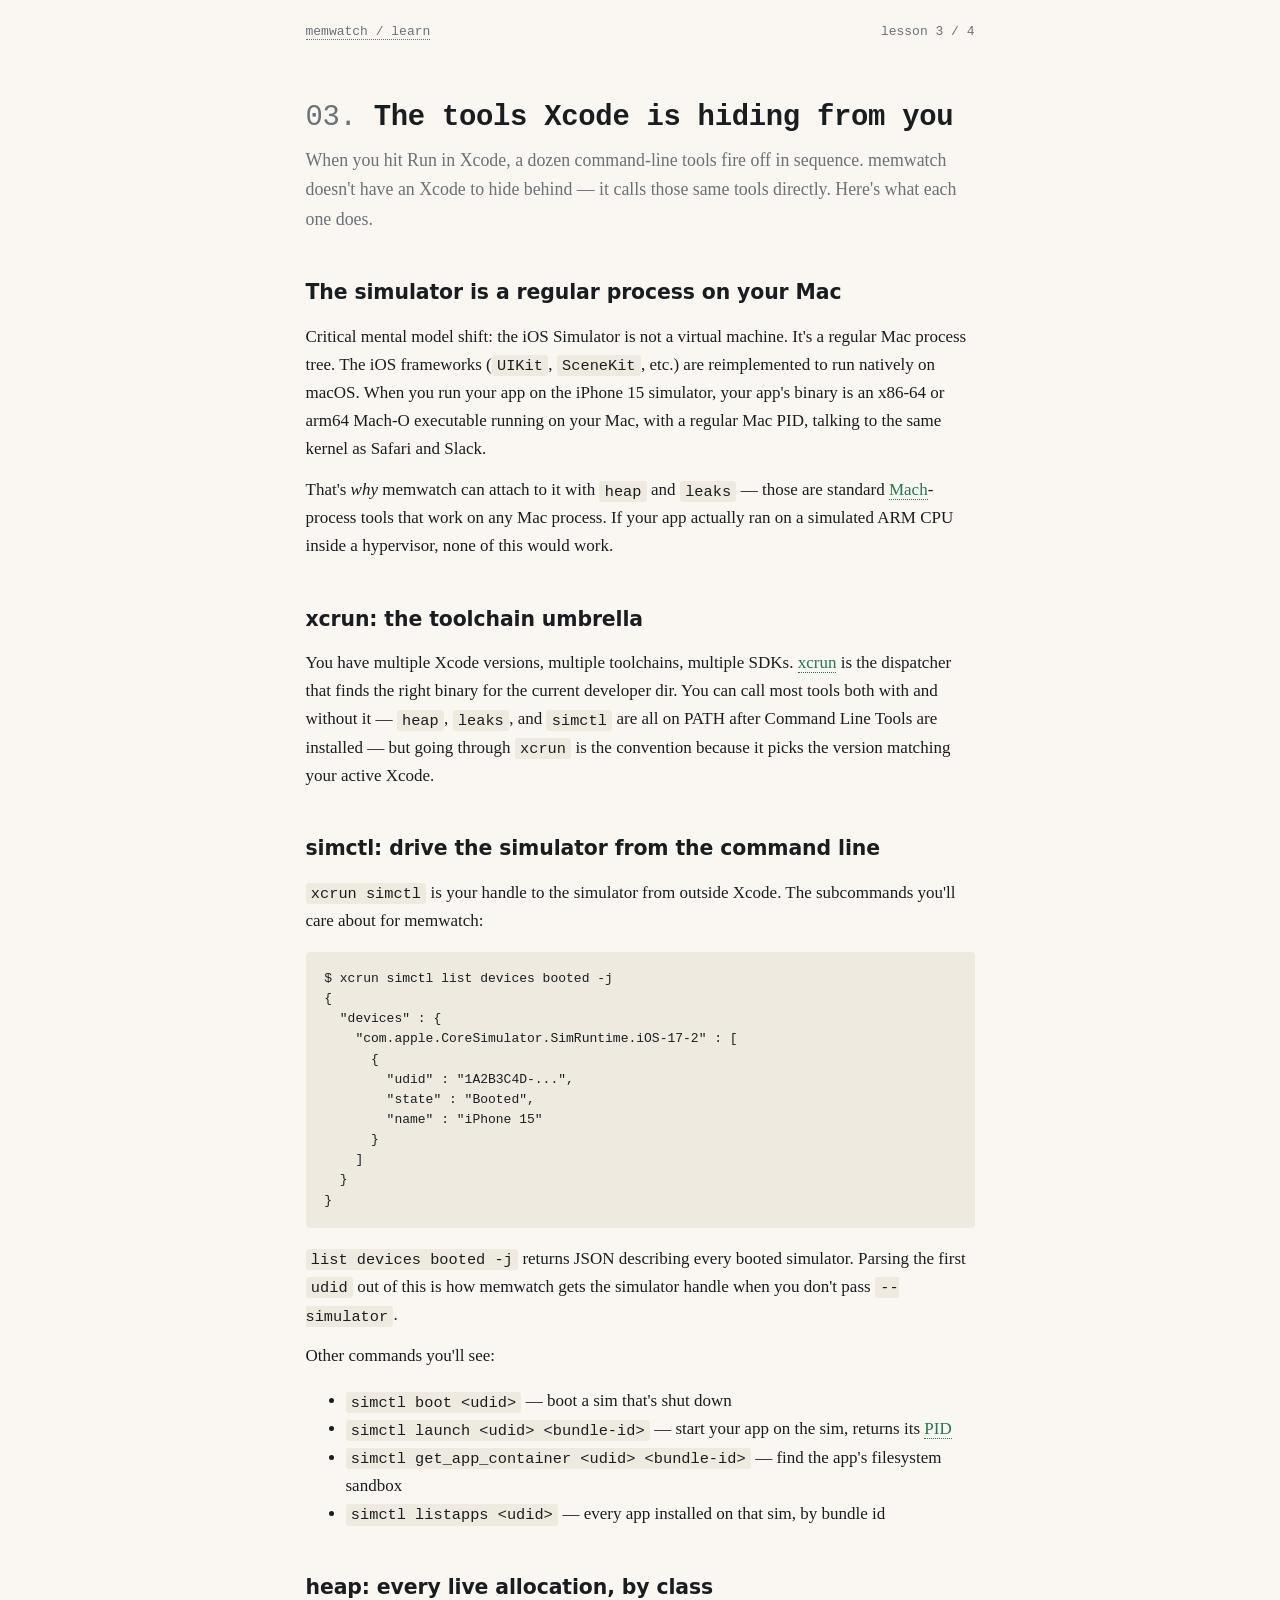
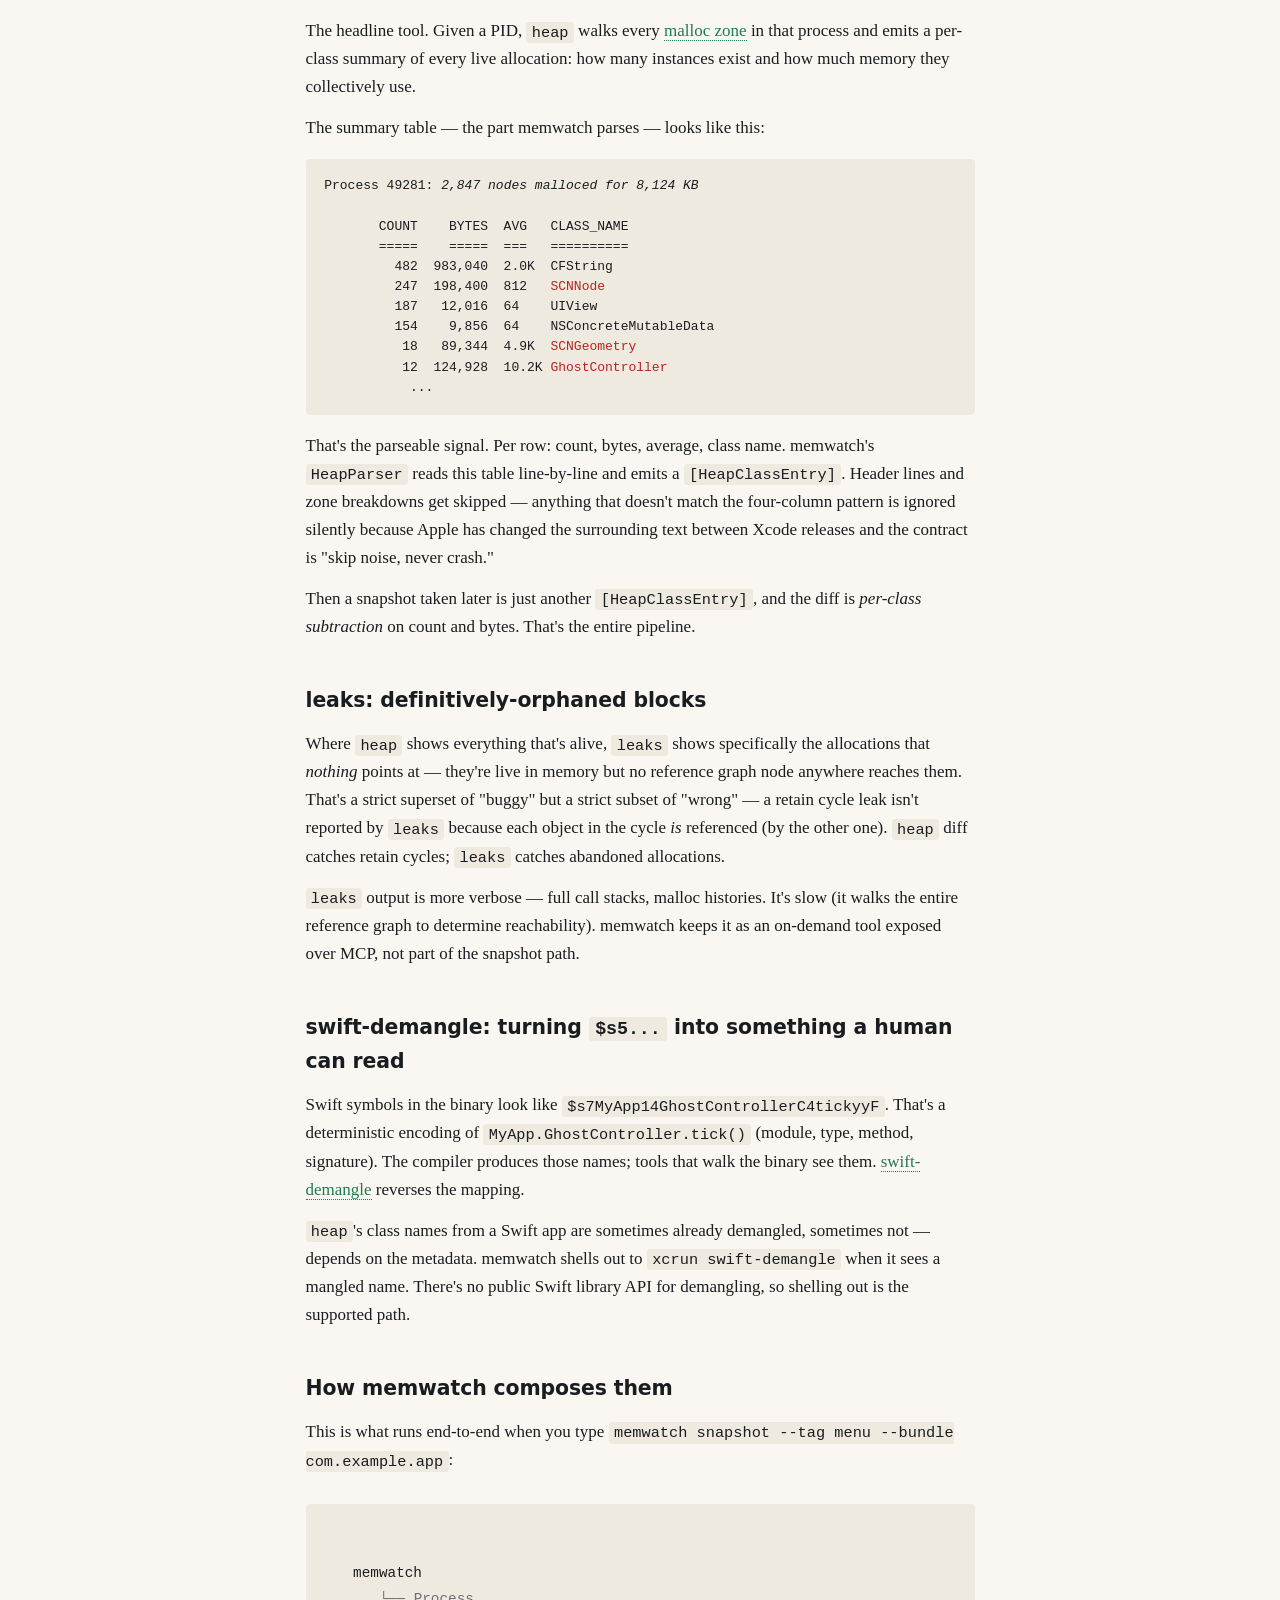
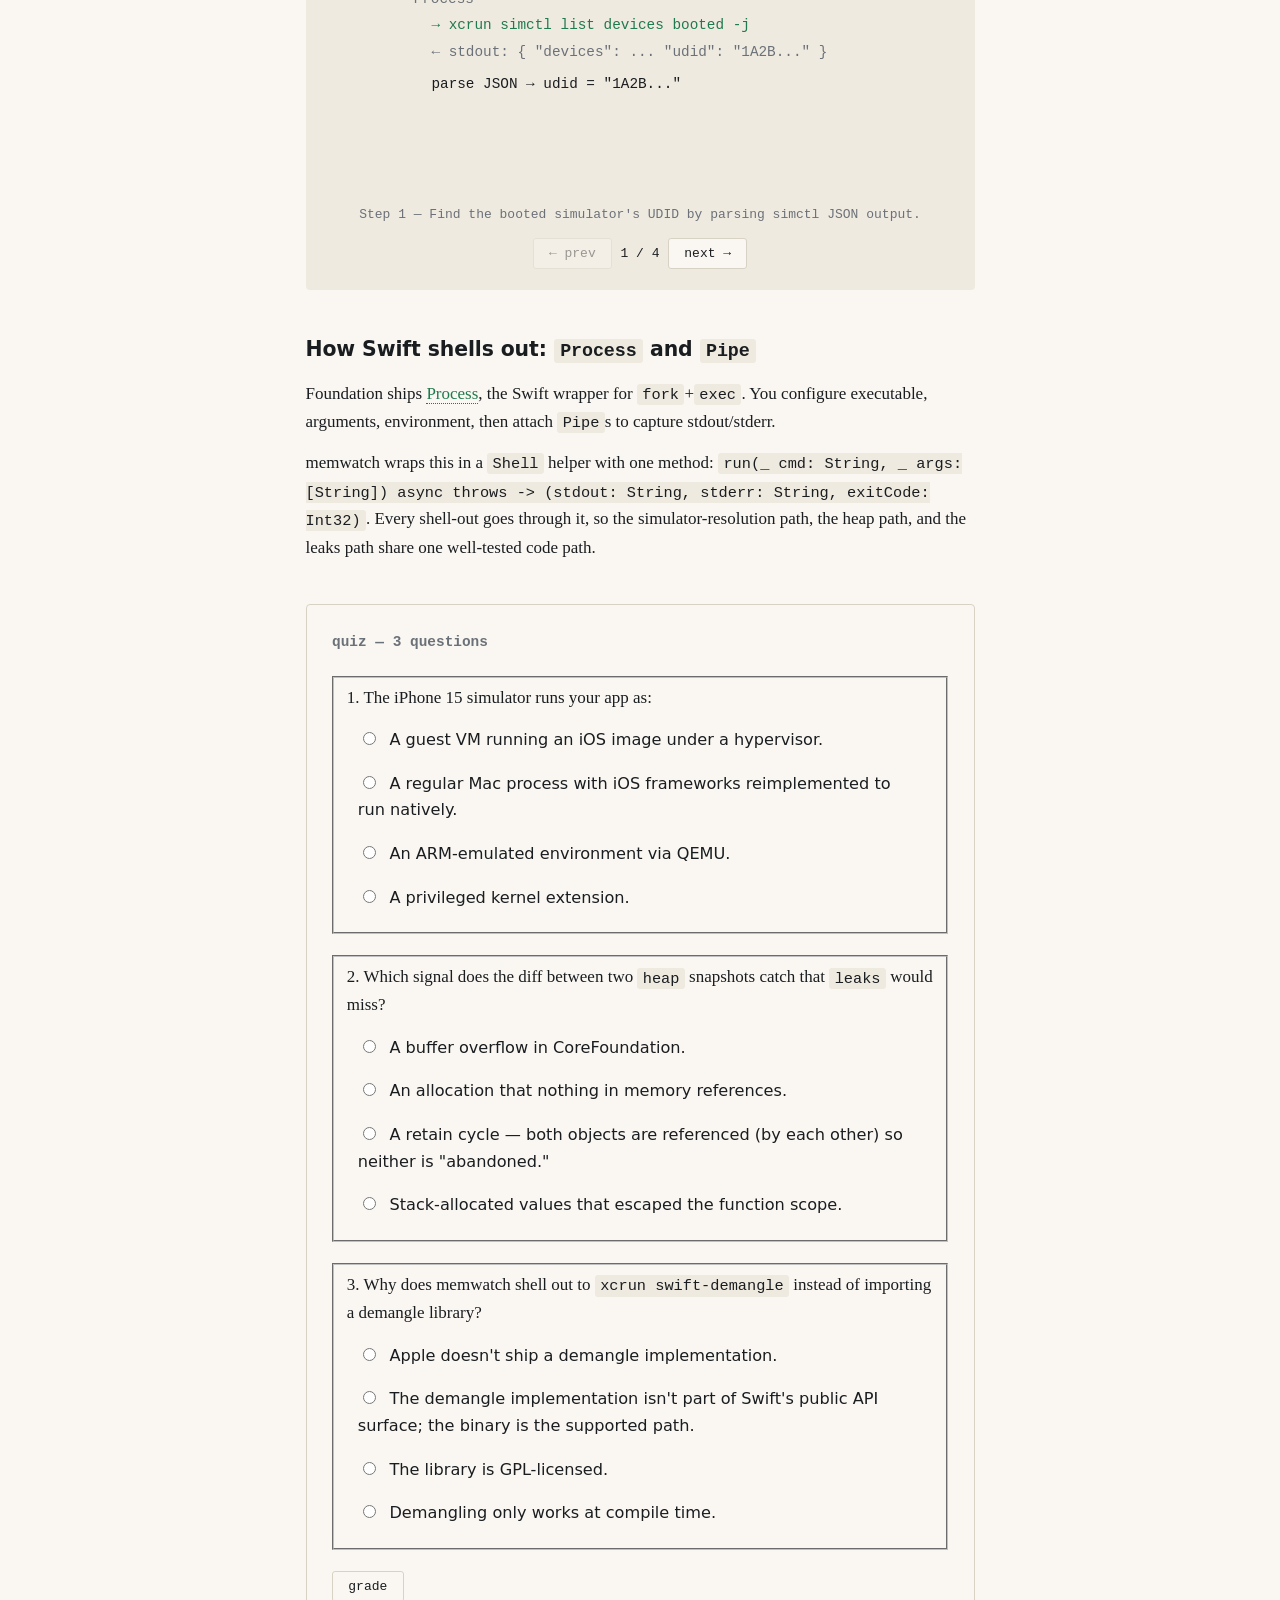
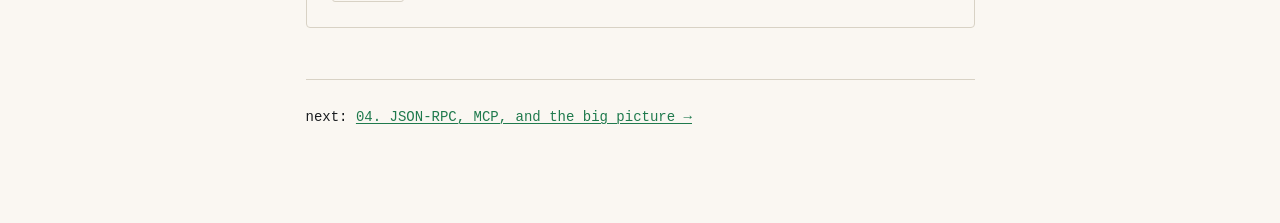
<file: learn/lessons/03-shell-tools.html>
<!DOCTYPE html>
<html lang="en">
<head>
  <meta charset="utf-8">
  <meta name="viewport" content="width=device-width,initial-scale=1">
  <title>Apple shell tools — memwatch learn</title>
  <link rel="stylesheet" href="../assets/style.css">
</head>
<body>
  <nav class="topnav">
    <span><a href="../index.html">memwatch / learn</a></span>
    <span>lesson 3 / 4</span>
  </nav>

  <main>
    <h1><span class="prefix">03.</span> The tools Xcode is hiding from you</h1>
    <p class="lede">When you hit Run in Xcode, a dozen command-line tools fire off in sequence. memwatch doesn't have an Xcode to hide behind — it calls those same tools directly. Here's what each one does.</p>

    <h2>The simulator is a regular process on your Mac</h2>
    <p>
      Critical mental model shift: the iOS Simulator is not a virtual machine. It's a regular Mac process tree. The iOS frameworks (<code>UIKit</code>, <code>SceneKit</code>, etc.) are reimplemented to run natively on macOS. When you run your app on the iPhone 15 simulator, your app's binary is an x86-64 or arm64 Mach-O executable running on your Mac, with a regular Mac PID, talking to the same kernel as Safari and Slack.
    </p>
    <p>
      That's <em>why</em> memwatch can attach to it with <code>heap</code> and <code>leaks</code> — those are standard <span class="callout" data-target="cb-mach">Mach</span>-process tools that work on any Mac process. If your app actually ran on a simulated ARM CPU inside a hypervisor, none of this would work.
    </p>
    <div class="callout-body" id="cb-mach">
      Mach is the kernel core macOS is built on (plus a BSD layer on top). Tools like <code>heap</code>, <code>leaks</code>, <code>vmmap</code>, and <code>sample</code> use Mach APIs (<code>task_for_pid</code>, virtual memory introspection) to inspect a running process's memory without its cooperation. You don't have to add anything to your app for them to work.
    </div>

    <h2>xcrun: the toolchain umbrella</h2>
    <p>
      You have multiple Xcode versions, multiple toolchains, multiple SDKs. <span class="callout" data-target="cb-xcrun">xcrun</span> is the dispatcher that finds the right binary for the current developer dir. You can call most tools both with and without it — <code>heap</code>, <code>leaks</code>, and <code>simctl</code> are all on PATH after Command Line Tools are installed — but going through <code>xcrun</code> is the convention because it picks the version matching your active Xcode.
    </p>
    <div class="callout-body" id="cb-xcrun">
      <code>xcrun --find heap</code> tells you which binary it would invoke. <code>xcrun --sdk iphonesimulator --find clang</code> would point at the simulator-targeting clang. Switch between Xcodes with <code>sudo xcode-select -s /Applications/Xcode-beta.app</code>.
    </div>

    <h2>simctl: drive the simulator from the command line</h2>
    <p>
      <code>xcrun simctl</code> is your handle to the simulator from outside Xcode. The subcommands you'll care about for memwatch:
    </p>
    <pre><code>$ xcrun simctl list devices booted -j
{
  "devices" : {
    "com.apple.CoreSimulator.SimRuntime.iOS-17-2" : [
      {
        "udid" : "1A2B3C4D-...",
        "state" : "Booted",
        "name" : "iPhone 15"
      }
    ]
  }
}</code></pre>
    <p>
      <code>list devices booted -j</code> returns JSON describing every booted simulator. Parsing the first <code>udid</code> out of this is how memwatch gets the simulator handle when you don't pass <code>--simulator</code>.
    </p>
    <p>Other commands you'll see:</p>
    <ul>
      <li><code>simctl boot &lt;udid&gt;</code> — boot a sim that's shut down</li>
      <li><code>simctl launch &lt;udid&gt; &lt;bundle-id&gt;</code> — start your app on the sim, returns its <span class="callout" data-target="cb-pid">PID</span></li>
      <li><code>simctl get_app_container &lt;udid&gt; &lt;bundle-id&gt;</code> — find the app's filesystem sandbox</li>
      <li><code>simctl listapps &lt;udid&gt;</code> — every app installed on that sim, by bundle id</li>
    </ul>
    <div class="callout-body" id="cb-pid">
      A process identifier — a small integer assigned by the kernel to each running process. This is how every other tool in this lesson references the target: <code>heap 49281</code>, <code>leaks 49281</code>. memwatch's job before running any introspection tool is "translate this bundle id into a PID."
    </div>

    <h2>heap: every live allocation, by class</h2>
    <p>
      The headline tool. Given a PID, <code>heap</code> walks every <span class="callout" data-target="cb-mallocz">malloc zone</span> in that process and emits a per-class summary of every live allocation: how many instances exist and how much memory they collectively use.
    </p>
    <div class="callout-body" id="cb-mallocz">
      An allocator-internal grouping of allocations. The default zone holds most of your normal allocations; specialized zones hold things like CoreFoundation strings or specific framework caches. <code>heap</code> reports them separately but the summary table aggregates by class regardless of zone.
    </div>

    <p>The summary table — the part memwatch parses — looks like this:</p>
    <pre><code>Process 49281: <em>2,847 nodes malloced for 8,124 KB</em>

       COUNT    BYTES  AVG   CLASS_NAME
       =====    =====  ===   ==========
         482  983,040  2.0K  CFString
         247  198,400  812   <span class="heap-bad">SCNNode</span>
         187   12,016  64    UIView
         154    9,856  64    NSConcreteMutableData
          18   89,344  4.9K  <span class="heap-bad">SCNGeometry</span>
          12  124,928  10.2K <span class="heap-bad">GhostController</span>
           ...</code></pre>

    <p>
      That's the parseable signal. Per row: count, bytes, average, class name. memwatch's <code>HeapParser</code> reads this table line-by-line and emits a <code>[HeapClassEntry]</code>. Header lines and zone breakdowns get skipped — anything that doesn't match the four-column pattern is ignored silently because Apple has changed the surrounding text between Xcode releases and the contract is "skip noise, never crash."
    </p>
    <p>
      Then a snapshot taken later is just another <code>[HeapClassEntry]</code>, and the diff is <em>per-class subtraction</em> on count and bytes. That's the entire pipeline.
    </p>

    <h2>leaks: definitively-orphaned blocks</h2>
    <p>
      Where <code>heap</code> shows everything that's alive, <code>leaks</code> shows specifically the allocations that <em>nothing</em> points at — they're live in memory but no reference graph node anywhere reaches them. That's a strict superset of "buggy" but a strict subset of "wrong" — a retain cycle leak isn't reported by <code>leaks</code> because each object in the cycle <em>is</em> referenced (by the other one). <code>heap</code> diff catches retain cycles; <code>leaks</code> catches abandoned allocations.
    </p>
    <p>
      <code>leaks</code> output is more verbose — full call stacks, malloc histories. It's slow (it walks the entire reference graph to determine reachability). memwatch keeps it as an on-demand tool exposed over MCP, not part of the snapshot path.
    </p>

    <h2>swift-demangle: turning <code>$s5...</code> into something a human can read</h2>
    <p>
      Swift symbols in the binary look like <code>$s7MyApp14GhostControllerC4tickyyF</code>. That's a deterministic encoding of <code>MyApp.GhostController.tick()</code> (module, type, method, signature). The compiler produces those names; tools that walk the binary see them. <span class="callout" data-target="cb-demangle">swift-demangle</span> reverses the mapping.
    </p>
    <div class="callout-body" id="cb-demangle">
      <code>$ echo '$s7MyApp14GhostControllerC4tickyyF' | xcrun swift-demangle</code> prints <code>MyApp.GhostController.tick() -&gt; ()</code>. Pipe-friendly, supports both line-by-line and inline-substitution modes.
    </div>
    <p>
      <code>heap</code>'s class names from a Swift app are sometimes already demangled, sometimes not — depends on the metadata. memwatch shells out to <code>xcrun swift-demangle</code> when it sees a mangled name. There's no public Swift library API for demangling, so shelling out is the supported path.
    </p>

    <h2>How memwatch composes them</h2>
    <p>This is what runs end-to-end when you type <code>memwatch snapshot --tag menu --bundle com.example.app</code>:</p>

    <div class="diagram stepper" id="snapshot-flow">
      <svg viewBox="0 0 480 200" xmlns="http://www.w3.org/2000/svg">
        <g class="step" data-caption="Step 1 — Find the booted simulator's UDID by parsing simctl JSON output.">
          <text x="20" y="40" font-family="ui-monospace,Menlo,monospace" font-size="11" fill="currentColor">memwatch</text>
          <text x="40" y="60" font-family="ui-monospace,Menlo,monospace" font-size="11" fill="#6b7178">└── Process</text>
          <text x="80" y="80" font-family="ui-monospace,Menlo,monospace" font-size="11" fill="#1f7a4d">→ xcrun simctl list devices booted -j</text>
          <text x="80" y="100" font-family="ui-monospace,Menlo,monospace" font-size="11" fill="#6b7178">← stdout: { "devices": ... "udid": "1A2B..." }</text>
          <text x="80" y="125" font-family="ui-monospace,Menlo,monospace" font-size="11" fill="currentColor">parse JSON → udid = "1A2B..."</text>
        </g>
        <g class="step" data-caption="Step 2 — Translate bundle id into a PID.">
          <text x="20" y="40" font-family="ui-monospace,Menlo,monospace" font-size="11" fill="currentColor">memwatch</text>
          <text x="40" y="60" font-family="ui-monospace,Menlo,monospace" font-size="11" fill="#6b7178">└── Process</text>
          <text x="80" y="80" font-family="ui-monospace,Menlo,monospace" font-size="11" fill="#1f7a4d">→ xcrun simctl listapps 1A2B...</text>
          <text x="80" y="100" font-family="ui-monospace,Menlo,monospace" font-size="11" fill="#6b7178">← validate com.example.app exists</text>
          <text x="80" y="125" font-family="ui-monospace,Menlo,monospace" font-size="11" fill="#1f7a4d">→ resolve PID via process lookup</text>
          <text x="80" y="145" font-family="ui-monospace,Menlo,monospace" font-size="11" fill="currentColor">pid = 49281</text>
        </g>
        <g class="step" data-caption="Step 3 — Run heap, capture stdout.">
          <text x="20" y="40" font-family="ui-monospace,Menlo,monospace" font-size="11" fill="currentColor">memwatch</text>
          <text x="40" y="60" font-family="ui-monospace,Menlo,monospace" font-size="11" fill="#6b7178">└── Process</text>
          <text x="80" y="80" font-family="ui-monospace,Menlo,monospace" font-size="11" fill="#1f7a4d">→ heap 49281</text>
          <text x="80" y="100" font-family="ui-monospace,Menlo,monospace" font-size="11" fill="#6b7178">← stdout: full heap dump (~50 KB of text)</text>
          <text x="80" y="125" font-family="ui-monospace,Menlo,monospace" font-size="11" fill="currentColor">HeapParser → [HeapClassEntry]</text>
          <text x="80" y="145" font-family="ui-monospace,Menlo,monospace" font-size="11" fill="#6b7178">  CFString: 482 instances, 983 KB</text>
          <text x="80" y="160" font-family="ui-monospace,Menlo,monospace" font-size="11" fill="#6b7178">  SCNNode: 247 instances, 198 KB ...</text>
        </g>
        <g class="step" data-caption="Step 4 — Save snapshot under .memwatch/snapshots/menu.json.">
          <text x="20" y="40" font-family="ui-monospace,Menlo,monospace" font-size="11" fill="currentColor">memwatch</text>
          <text x="40" y="60" font-family="ui-monospace,Menlo,monospace" font-size="11" fill="#6b7178">└── SnapshotStore</text>
          <text x="80" y="80" font-family="ui-monospace,Menlo,monospace" font-size="11" fill="#1f7a4d">→ JSONEncoder → write file</text>
          <text x="80" y="100" font-family="ui-monospace,Menlo,monospace" font-size="11" fill="#6b7178">  .memwatch/snapshots/menu.json</text>
          <text x="80" y="130" font-family="ui-monospace,Menlo,monospace" font-size="11" fill="#1f7a4d">stdout: saved snapshot 'menu' (pid 49281, 1247 classes)</text>
          <text x="80" y="150" font-family="ui-monospace,Menlo,monospace" font-size="11" fill="#6b7178">exit 0</text>
        </g>
      </svg>
      <div class="diagram-step"></div>
      <div class="diagram-controls">
        <button class="step-prev">← prev</button>
        <span class="step-counter">1 / 4</span>
        <button class="step-next">next →</button>
      </div>
    </div>

    <h2>How Swift shells out: <code>Process</code> and <code>Pipe</code></h2>
    <p>
      Foundation ships <span class="callout" data-target="cb-process">Process</span>, the Swift wrapper for <code>fork</code>+<code>exec</code>. You configure executable, arguments, environment, then attach <code>Pipe</code>s to capture stdout/stderr.
    </p>
    <div class="callout-body" id="cb-process">
      Same Foundation type that's been there since OpenStep, just renamed from <code>NSTask</code>. macOS-only-ish (Process exists on Linux but the spawning semantics differ slightly). Async-friendly via Swift Concurrency: you can <code>await</code> the child to terminate without spinning a thread.
    </div>
    <p>
      memwatch wraps this in a <code>Shell</code> helper with one method: <code>run(_ cmd: String, _ args: [String]) async throws -&gt; (stdout: String, stderr: String, exitCode: Int32)</code>. Every shell-out goes through it, so the simulator-resolution path, the heap path, and the leaks path share one well-tested code path.
    </p>

    <form class="quiz" data-lesson="03-shell-tools">
      <h3>quiz — 3 questions</h3>

      <fieldset class="quiz-q" data-correct="b">
        <div class="q-text">1. The iPhone 15 simulator runs your app as:</div>
        <label><input type="radio" name="q1" value="a"> A guest VM running an iOS image under a hypervisor.</label>
        <label><input type="radio" name="q1" value="b"> A regular Mac process with iOS frameworks reimplemented to run natively.</label>
        <label><input type="radio" name="q1" value="c"> An ARM-emulated environment via QEMU.</label>
        <label><input type="radio" name="q1" value="d"> A privileged kernel extension.</label>
        <div class="quiz-feedback">That's exactly why <code>heap</code>, <code>leaks</code>, etc. — generic Mach-process tools — work against it.</div>
      </fieldset>

      <fieldset class="quiz-q" data-correct="c">
        <div class="q-text">2. Which signal does the diff between two <code>heap</code> snapshots catch that <code>leaks</code> would miss?</div>
        <label><input type="radio" name="q2" value="a"> A buffer overflow in CoreFoundation.</label>
        <label><input type="radio" name="q2" value="b"> An allocation that nothing in memory references.</label>
        <label><input type="radio" name="q2" value="c"> A retain cycle — both objects are referenced (by each other) so neither is "abandoned."</label>
        <label><input type="radio" name="q2" value="d"> Stack-allocated values that escaped the function scope.</label>
        <div class="quiz-feedback"><code>leaks</code> reports unreachable allocations. Retain cycles are <em>reachable</em> from one another, so they're not unreachable — but they're still wrong, and they show up as a positive count delta on the round-trip <code>heap</code> diff.</div>
      </fieldset>

      <fieldset class="quiz-q" data-correct="b">
        <div class="q-text">3. Why does memwatch shell out to <code>xcrun swift-demangle</code> instead of importing a demangle library?</div>
        <label><input type="radio" name="q3" value="a"> Apple doesn't ship a demangle implementation.</label>
        <label><input type="radio" name="q3" value="b"> The demangle implementation isn't part of Swift's public API surface; the binary is the supported path.</label>
        <label><input type="radio" name="q3" value="c"> The library is GPL-licensed.</label>
        <label><input type="radio" name="q3" value="d"> Demangling only works at compile time.</label>
        <div class="quiz-feedback">There's a private Swift module that contains demangling code, but it's not stable and not exported. The binary is what Apple commits to.</div>
      </fieldset>

      <button class="grade-btn" type="submit">grade</button>
      <div class="quiz-summary"></div>
    </form>

    <div class="next-lesson">
      next: <a href="04-mcp.html">04. JSON-RPC, MCP, and the big picture →</a>
    </div>
  </main>

  <script src="../assets/app.js"></script>
</body>
</html>
</file>
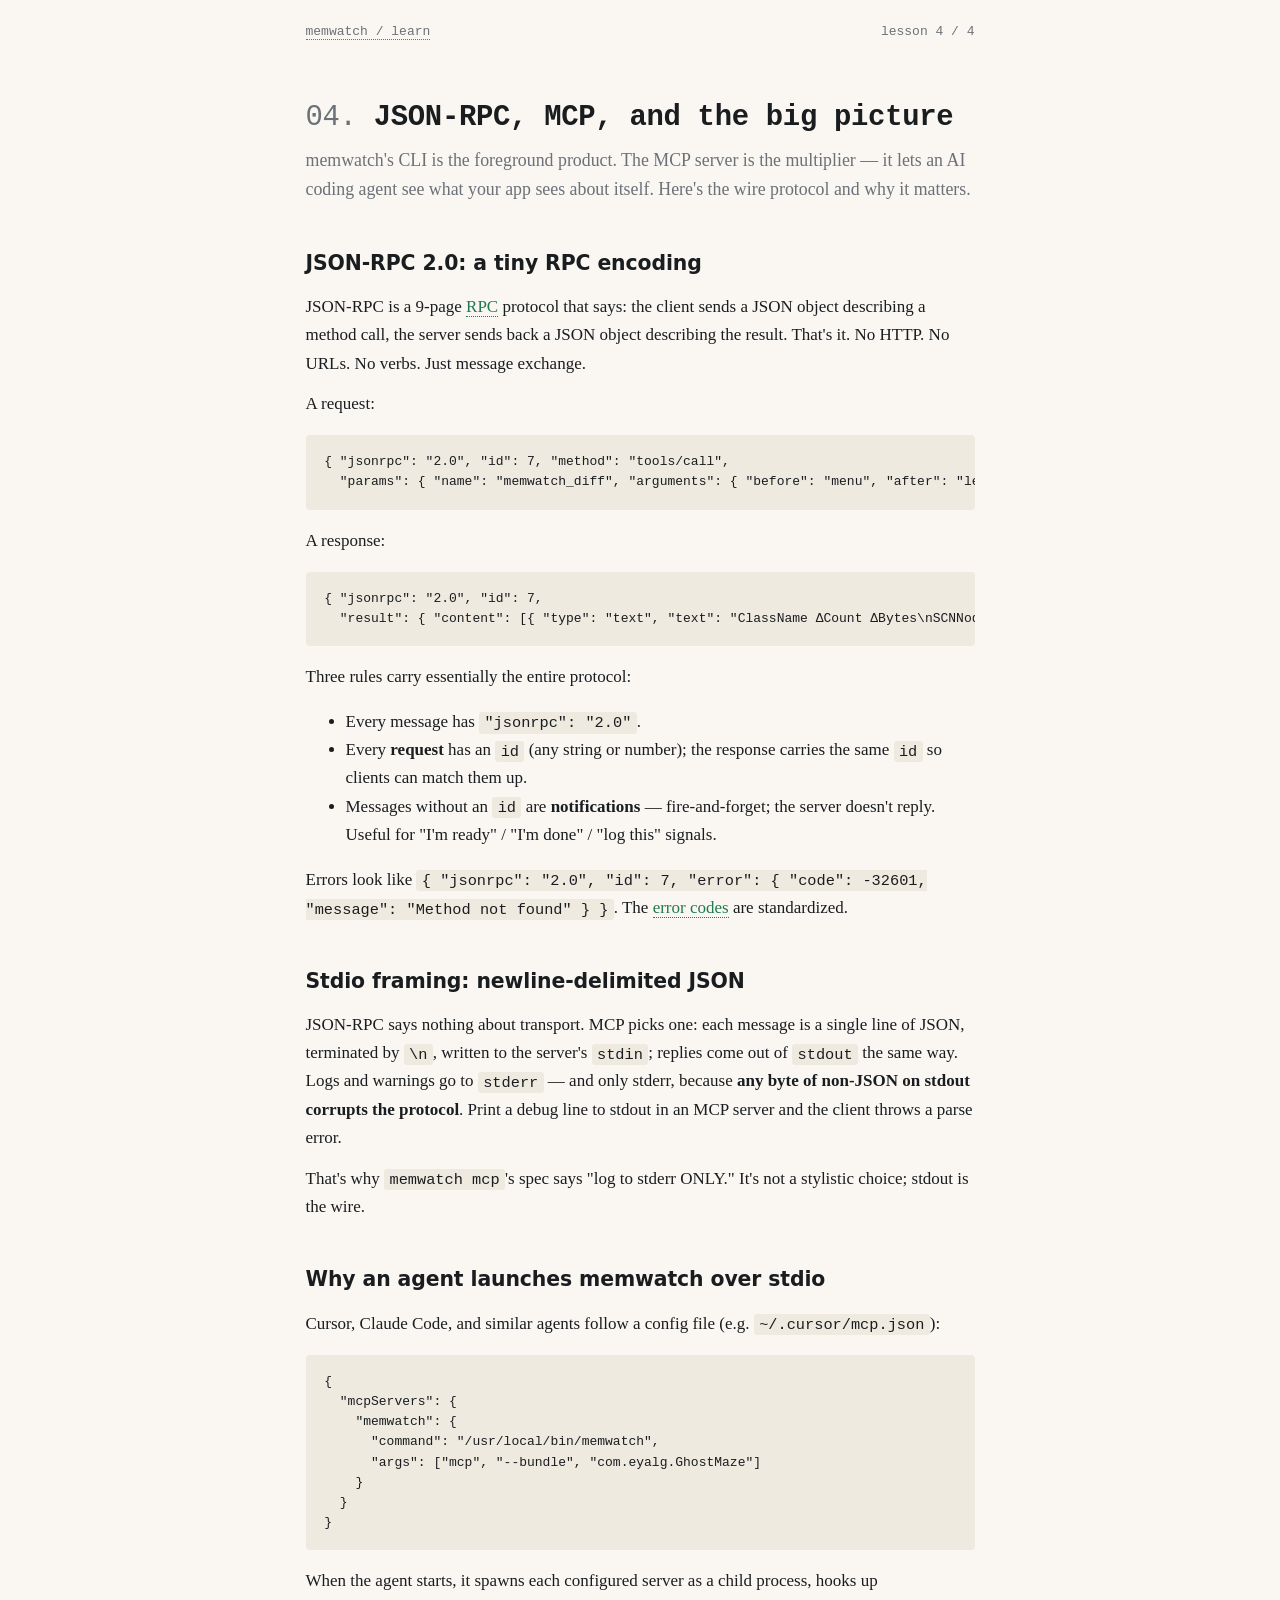
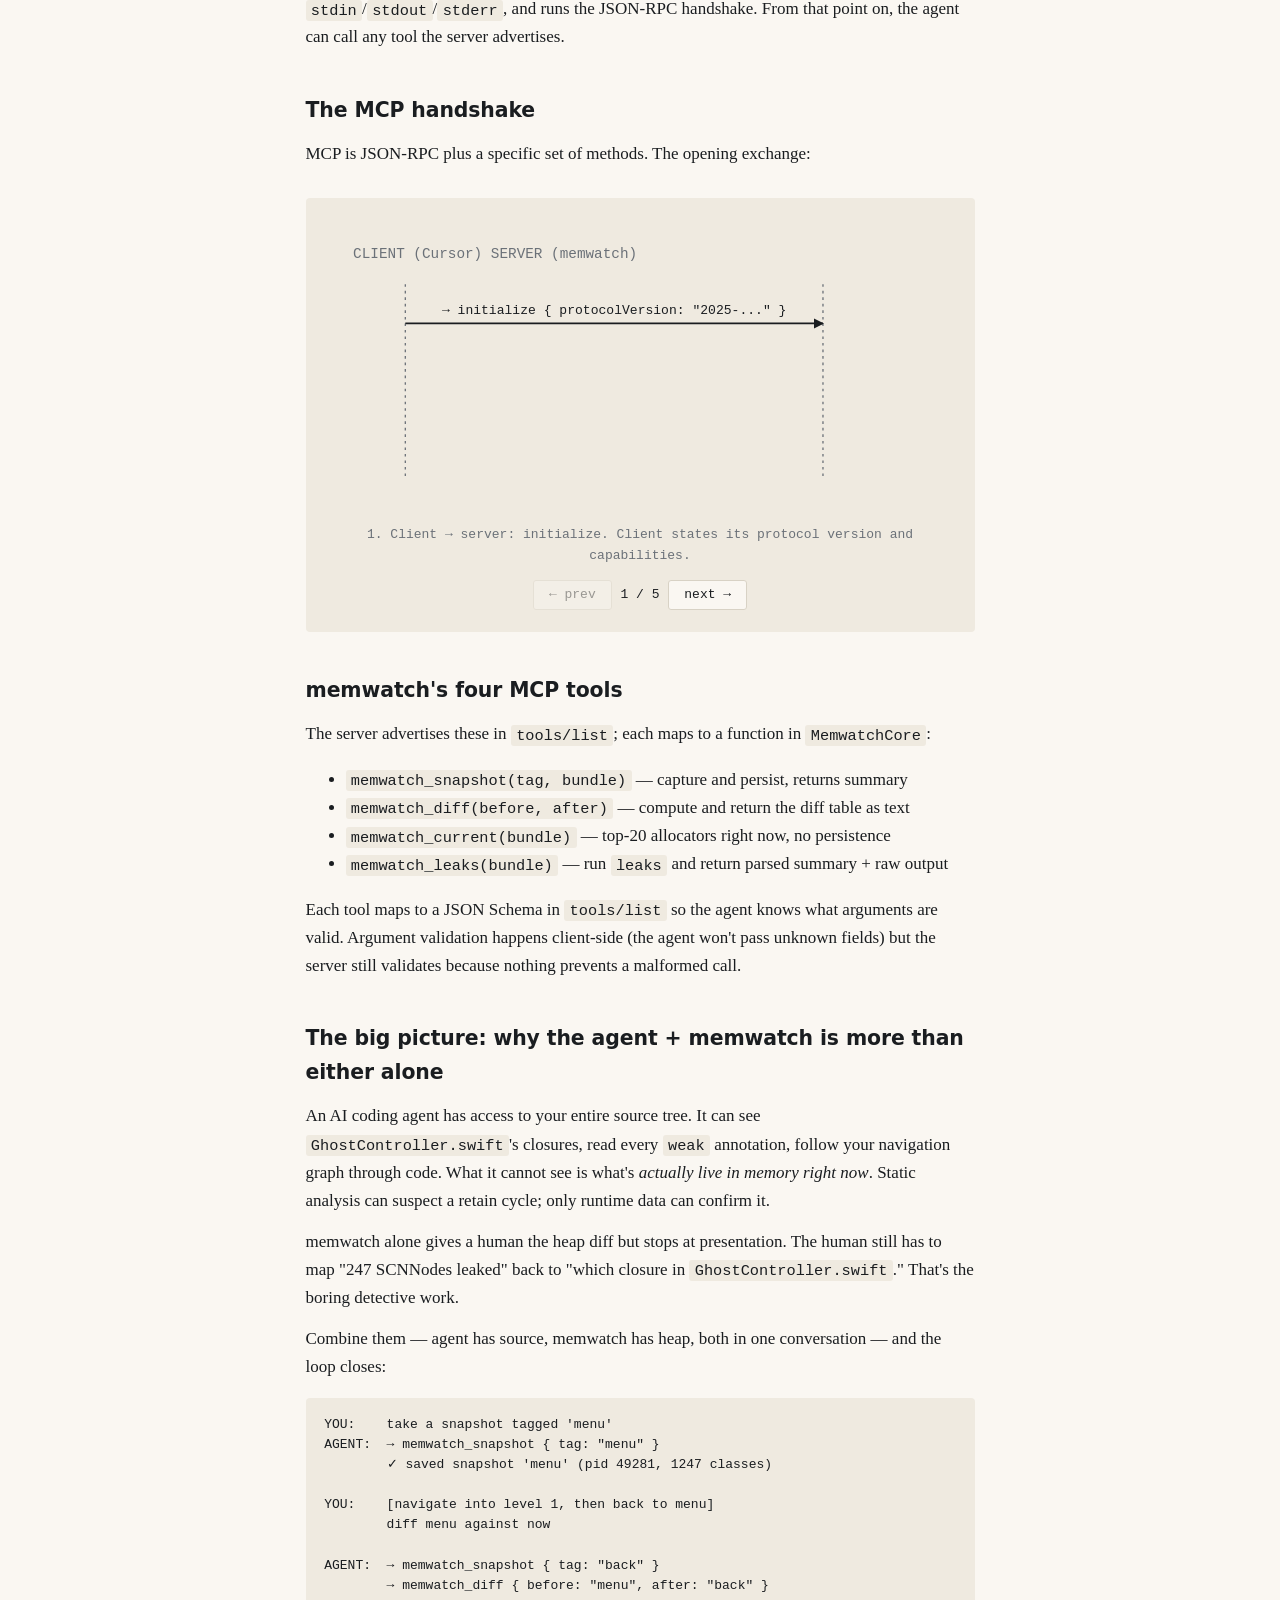
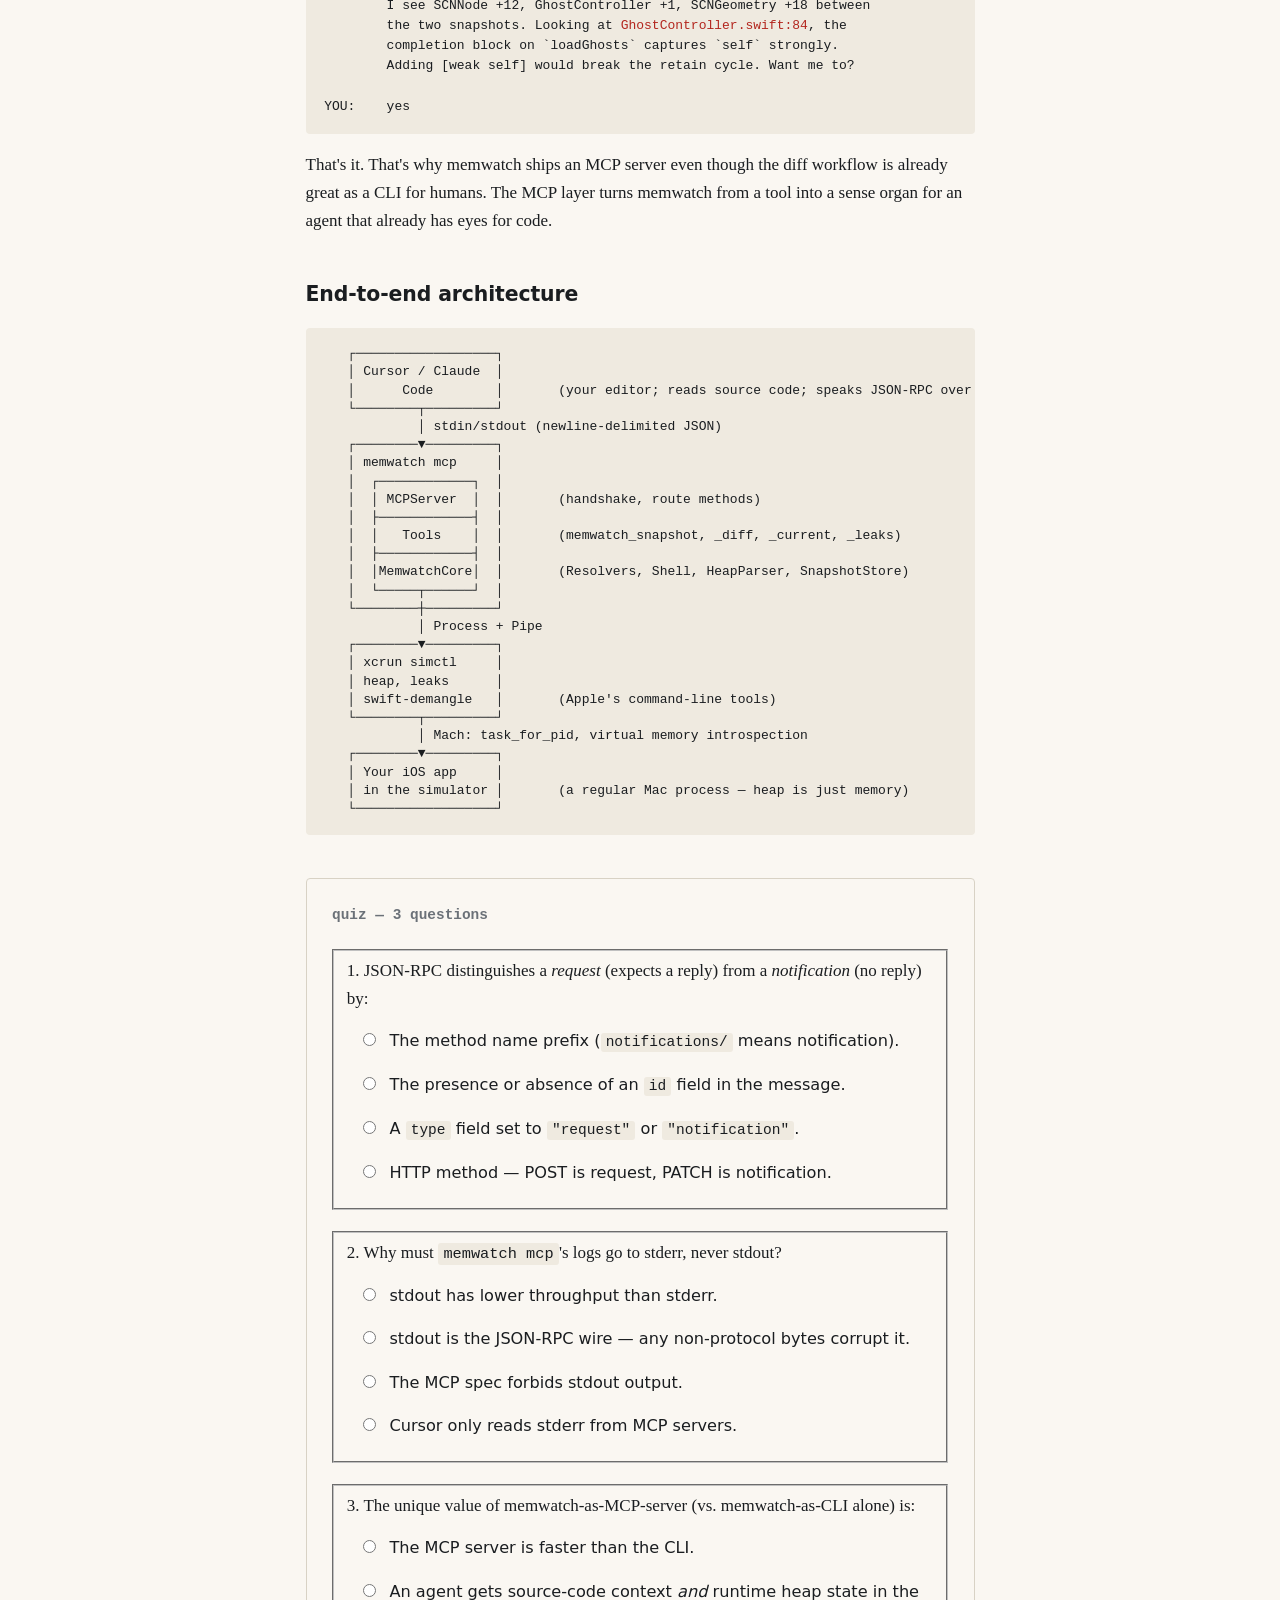
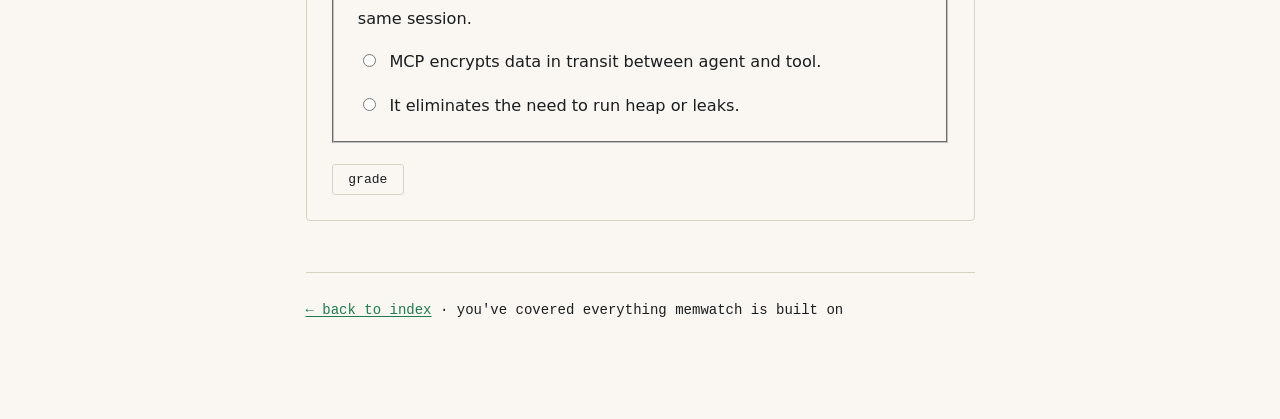
<file: learn/lessons/04-mcp.html>
<!DOCTYPE html>
<html lang="en">
<head>
  <meta charset="utf-8">
  <meta name="viewport" content="width=device-width,initial-scale=1">
  <title>JSON-RPC, MCP, and the big picture — memwatch learn</title>
  <link rel="stylesheet" href="../assets/style.css">
</head>
<body>
  <nav class="topnav">
    <span><a href="../index.html">memwatch / learn</a></span>
    <span>lesson 4 / 4</span>
  </nav>

  <main>
    <h1><span class="prefix">04.</span> JSON-RPC, MCP, and the big picture</h1>
    <p class="lede">memwatch's CLI is the foreground product. The MCP server is the multiplier — it lets an AI coding agent see what your app sees about itself. Here's the wire protocol and why it matters.</p>

    <h2>JSON-RPC 2.0: a tiny RPC encoding</h2>
    <p>
      JSON-RPC is a 9-page <span class="callout" data-target="cb-rpc">RPC</span> protocol that says: the client sends a JSON object describing a method call, the server sends back a JSON object describing the result. That's it. No HTTP. No URLs. No verbs. Just message exchange.
    </p>
    <div class="callout-body" id="cb-rpc">
      Remote Procedure Call — the umbrella for "make a function call across a process boundary." gRPC, JSON-RPC, XML-RPC, OpenAPI/REST when used as an RPC, MCP — all variations on the same idea.
    </div>

    <p>A request:</p>
    <pre><code>{ "jsonrpc": "2.0", "id": 7, "method": "tools/call",
  "params": { "name": "memwatch_diff", "arguments": { "before": "menu", "after": "level1" } } }</code></pre>
    <p>A response:</p>
    <pre><code>{ "jsonrpc": "2.0", "id": 7,
  "result": { "content": [{ "type": "text", "text": "ClassName ΔCount ΔBytes\nSCNNode +247 +198KB ..." }] } }</code></pre>

    <p>Three rules carry essentially the entire protocol:</p>
    <ul>
      <li>Every message has <code>"jsonrpc": "2.0"</code>.</li>
      <li>Every <strong>request</strong> has an <code>id</code> (any string or number); the response carries the same <code>id</code> so clients can match them up.</li>
      <li>Messages without an <code>id</code> are <strong>notifications</strong> — fire-and-forget; the server doesn't reply. Useful for "I'm ready" / "I'm done" / "log this" signals.</li>
    </ul>
    <p>
      Errors look like <code>{ "jsonrpc": "2.0", "id": 7, "error": { "code": -32601, "message": "Method not found" } }</code>. The <span class="callout" data-target="cb-errcodes">error codes</span> are standardized.
    </p>
    <div class="callout-body" id="cb-errcodes">
      <code>-32700</code> Parse error · <code>-32600</code> Invalid Request · <code>-32601</code> Method not found · <code>-32602</code> Invalid params · <code>-32603</code> Internal error. Application-defined errors live in <code>-32000</code> to <code>-32099</code>.
    </div>

    <h2>Stdio framing: newline-delimited JSON</h2>
    <p>
      JSON-RPC says nothing about transport. MCP picks one: each message is a single line of JSON, terminated by <code>\n</code>, written to the server's <code>stdin</code>; replies come out of <code>stdout</code> the same way. Logs and warnings go to <code>stderr</code> — and only stderr, because <strong>any byte of non-JSON on stdout corrupts the protocol</strong>. Print a debug line to stdout in an MCP server and the client throws a parse error.
    </p>
    <p>
      That's why <code>memwatch mcp</code>'s spec says "log to stderr ONLY." It's not a stylistic choice; stdout is the wire.
    </p>

    <h2>Why an agent launches memwatch over stdio</h2>
    <p>
      Cursor, Claude Code, and similar agents follow a config file (e.g. <code>~/.cursor/mcp.json</code>):
    </p>
    <pre><code>{
  "mcpServers": {
    "memwatch": {
      "command": "/usr/local/bin/memwatch",
      "args": ["mcp", "--bundle", "com.eyalg.GhostMaze"]
    }
  }
}</code></pre>
    <p>
      When the agent starts, it spawns each configured server as a child process, hooks up <code>stdin</code>/<code>stdout</code>/<code>stderr</code>, and runs the JSON-RPC handshake. From that point on, the agent can call any tool the server advertises.
    </p>

    <h2>The MCP handshake</h2>
    <p>MCP is JSON-RPC plus a specific set of methods. The opening exchange:</p>

    <div class="diagram stepper" id="mcp-handshake">
      <svg viewBox="0 0 480 220" xmlns="http://www.w3.org/2000/svg">
        <defs>
          <marker id="arrow" viewBox="0 0 10 10" refX="9" refY="5" markerWidth="6" markerHeight="6" orient="auto">
            <path d="M 0 0 L 10 5 L 0 10 z" fill="currentColor"/>
          </marker>
        </defs>
        <g class="step" data-caption="1. Client → server: initialize. Client states its protocol version and capabilities.">
          <text x="20" y="30" font-family="ui-monospace,Menlo,monospace" font-size="11" fill="#6b7178">CLIENT (Cursor)              SERVER (memwatch)</text>
          <line x1="60" y1="50" x2="60" y2="200" stroke="#6b7178" stroke-dasharray="2,3"/>
          <line x1="380" y1="50" x2="380" y2="200" stroke="#6b7178" stroke-dasharray="2,3"/>
          <line x1="60" y1="80" x2="380" y2="80" stroke="currentColor" stroke-width="1.3" marker-end="url(#arrow)"/>
          <text x="220" y="73" text-anchor="middle" font-family="ui-monospace,Menlo,monospace" font-size="10" fill="currentColor">→ initialize { protocolVersion: "2025-..." }</text>
        </g>
        <g class="step" data-caption="2. Server → client: result. Server confirms protocol version and lists capabilities (tools, resources, prompts).">
          <text x="20" y="30" font-family="ui-monospace,Menlo,monospace" font-size="11" fill="#6b7178">CLIENT (Cursor)              SERVER (memwatch)</text>
          <line x1="60" y1="50" x2="60" y2="200" stroke="#6b7178" stroke-dasharray="2,3"/>
          <line x1="380" y1="50" x2="380" y2="200" stroke="#6b7178" stroke-dasharray="2,3"/>
          <line x1="60" y1="80" x2="380" y2="80" stroke="#6b7178" stroke-width="1"/>
          <text x="220" y="73" text-anchor="middle" font-family="ui-monospace,Menlo,monospace" font-size="10" fill="#6b7178">→ initialize { ... }</text>
          <line x1="380" y1="110" x2="60" y2="110" stroke="#1f7a4d" stroke-width="1.3"/>
          <text x="220" y="103" text-anchor="middle" font-family="ui-monospace,Menlo,monospace" font-size="10" fill="#1f7a4d">← result { capabilities: { tools: {} }, serverInfo: { name: "memwatch" } }</text>
        </g>
        <g class="step" data-caption="3. Client → server: notifications/initialized. Notification (no id), no reply expected. The handshake is now complete.">
          <text x="20" y="30" font-family="ui-monospace,Menlo,monospace" font-size="11" fill="#6b7178">CLIENT (Cursor)              SERVER (memwatch)</text>
          <line x1="60" y1="50" x2="60" y2="200" stroke="#6b7178" stroke-dasharray="2,3"/>
          <line x1="380" y1="50" x2="380" y2="200" stroke="#6b7178" stroke-dasharray="2,3"/>
          <line x1="60" y1="80" x2="380" y2="80" stroke="#6b7178" stroke-width="1"/>
          <text x="220" y="73" text-anchor="middle" font-family="ui-monospace,Menlo,monospace" font-size="10" fill="#6b7178">→ initialize</text>
          <line x1="380" y1="110" x2="60" y2="110" stroke="#6b7178" stroke-width="1"/>
          <text x="220" y="103" text-anchor="middle" font-family="ui-monospace,Menlo,monospace" font-size="10" fill="#6b7178">← result</text>
          <line x1="60" y1="140" x2="380" y2="140" stroke="currentColor" stroke-width="1.3" marker-end="url(#arrow)"/>
          <text x="220" y="133" text-anchor="middle" font-family="ui-monospace,Menlo,monospace" font-size="10" fill="currentColor">→ notifications/initialized  (no id, no reply)</text>
        </g>
        <g class="step" data-caption="4. Client asks: tools/list. Server returns the catalog of callable tools with their JSON schemas.">
          <text x="20" y="30" font-family="ui-monospace,Menlo,monospace" font-size="11" fill="#6b7178">CLIENT (Cursor)              SERVER (memwatch)</text>
          <line x1="60" y1="50" x2="60" y2="200" stroke="#6b7178" stroke-dasharray="2,3"/>
          <line x1="380" y1="50" x2="380" y2="200" stroke="#6b7178" stroke-dasharray="2,3"/>
          <line x1="60" y1="80" x2="380" y2="80" stroke="currentColor" stroke-width="1.3" marker-end="url(#arrow)"/>
          <text x="220" y="73" text-anchor="middle" font-family="ui-monospace,Menlo,monospace" font-size="10" fill="currentColor">→ tools/list</text>
          <line x1="380" y1="110" x2="60" y2="110" stroke="#1f7a4d" stroke-width="1.3"/>
          <text x="220" y="103" text-anchor="middle" font-family="ui-monospace,Menlo,monospace" font-size="10" fill="#1f7a4d">← tools: [memwatch_snapshot, memwatch_diff, memwatch_current, memwatch_leaks]</text>
        </g>
        <g class="step" data-caption="5. Client calls a tool. tools/call name + arguments → server runs the work, returns content.">
          <text x="20" y="30" font-family="ui-monospace,Menlo,monospace" font-size="11" fill="#6b7178">CLIENT (Cursor)              SERVER (memwatch)</text>
          <line x1="60" y1="50" x2="60" y2="200" stroke="#6b7178" stroke-dasharray="2,3"/>
          <line x1="380" y1="50" x2="380" y2="200" stroke="#6b7178" stroke-dasharray="2,3"/>
          <line x1="60" y1="80" x2="380" y2="80" stroke="currentColor" stroke-width="1.3" marker-end="url(#arrow)"/>
          <text x="220" y="73" text-anchor="middle" font-family="ui-monospace,Menlo,monospace" font-size="10" fill="currentColor">→ tools/call { name: "memwatch_diff", arguments: { before: "menu", after: "level1" } }</text>
          <text x="220" y="120" text-anchor="middle" font-family="ui-monospace,Menlo,monospace" font-size="10" fill="#6b7178">(server runs heap, parses, computes diff)</text>
          <line x1="380" y1="160" x2="60" y2="160" stroke="#1f7a4d" stroke-width="1.3"/>
          <text x="220" y="153" text-anchor="middle" font-family="ui-monospace,Menlo,monospace" font-size="10" fill="#1f7a4d">← result { content: [{ type: "text", text: "ClassName ΔCount ΔBytes ..." }] }</text>
        </g>
      </svg>
      <div class="diagram-step"></div>
      <div class="diagram-controls">
        <button class="step-prev">← prev</button>
        <span class="step-counter">1 / 5</span>
        <button class="step-next">next →</button>
      </div>
    </div>

    <h2>memwatch's four MCP tools</h2>
    <p>The server advertises these in <code>tools/list</code>; each maps to a function in <code>MemwatchCore</code>:</p>
    <ul>
      <li><code>memwatch_snapshot(tag, bundle)</code> — capture and persist, returns summary</li>
      <li><code>memwatch_diff(before, after)</code> — compute and return the diff table as text</li>
      <li><code>memwatch_current(bundle)</code> — top-20 allocators right now, no persistence</li>
      <li><code>memwatch_leaks(bundle)</code> — run <code>leaks</code> and return parsed summary + raw output</li>
    </ul>
    <p>
      Each tool maps to a JSON Schema in <code>tools/list</code> so the agent knows what arguments are valid. Argument validation happens client-side (the agent won't pass unknown fields) but the server still validates because nothing prevents a malformed call.
    </p>

    <h2>The big picture: why the agent + memwatch is more than either alone</h2>
    <p>
      An AI coding agent has access to your entire source tree. It can see <code>GhostController.swift</code>'s closures, read every <code>weak</code> annotation, follow your navigation graph through code. What it cannot see is what's <em>actually live in memory right now</em>. Static analysis can suspect a retain cycle; only runtime data can confirm it.
    </p>
    <p>
      memwatch alone gives a human the heap diff but stops at presentation. The human still has to map "247 SCNNodes leaked" back to "which closure in <code>GhostController.swift</code>." That's the boring detective work.
    </p>
    <p>
      Combine them — agent has source, memwatch has heap, both in one conversation — and the loop closes:
    </p>
    <pre><code>YOU:    take a snapshot tagged 'menu'
AGENT:  → memwatch_snapshot { tag: "menu" }
        ✓ saved snapshot 'menu' (pid 49281, 1247 classes)

YOU:    [navigate into level 1, then back to menu]
        diff menu against now

AGENT:  → memwatch_snapshot { tag: "back" }
        → memwatch_diff { before: "menu", after: "back" }
        I see SCNNode +12, GhostController +1, SCNGeometry +18 between
        the two snapshots. Looking at <span class="heap-bad">GhostController.swift:84</span>, the
        completion block on `loadGhosts` captures `self` strongly.
        Adding [weak self] would break the retain cycle. Want me to?

YOU:    yes</code></pre>

    <p>
      That's it. That's why memwatch ships an MCP server even though the diff workflow is already great as a CLI for humans. The MCP layer turns memwatch from a tool into a sense organ for an agent that already has eyes for code.
    </p>

    <h2>End-to-end architecture</h2>
    <pre class="ascii">
   ┌──────────────────┐
   │ Cursor / Claude  │
   │      Code        │       (your editor; reads source code; speaks JSON-RPC over stdio)
   └────────┬─────────┘
            │ stdin/stdout (newline-delimited JSON)
   ┌────────▼─────────┐
   │ memwatch mcp     │
   │  ┌────────────┐  │
   │  │ MCPServer  │  │       (handshake, route methods)
   │  ├────────────┤  │
   │  │   Tools    │  │       (memwatch_snapshot, _diff, _current, _leaks)
   │  ├────────────┤  │
   │  │MemwatchCore│  │       (Resolvers, Shell, HeapParser, SnapshotStore)
   │  └─────┬──────┘  │
   └────────┼─────────┘
            │ Process + Pipe
   ┌────────▼─────────┐
   │ xcrun simctl     │
   │ heap, leaks      │
   │ swift-demangle   │       (Apple's command-line tools)
   └────────┬─────────┘
            │ Mach: task_for_pid, virtual memory introspection
   ┌────────▼─────────┐
   │ Your iOS app     │
   │ in the simulator │       (a regular Mac process — heap is just memory)
   └──────────────────┘</pre>

    <form class="quiz" data-lesson="04-mcp">
      <h3>quiz — 3 questions</h3>

      <fieldset class="quiz-q" data-correct="b">
        <div class="q-text">1. JSON-RPC distinguishes a <em>request</em> (expects a reply) from a <em>notification</em> (no reply) by:</div>
        <label><input type="radio" name="q1" value="a"> The method name prefix (<code>notifications/</code> means notification).</label>
        <label><input type="radio" name="q1" value="b"> The presence or absence of an <code>id</code> field in the message.</label>
        <label><input type="radio" name="q1" value="c"> A <code>type</code> field set to <code>"request"</code> or <code>"notification"</code>.</label>
        <label><input type="radio" name="q1" value="d"> HTTP method — POST is request, PATCH is notification.</label>
        <div class="quiz-feedback">No <code>id</code> = no reply expected. The <code>notifications/</code> prefix is an MCP convention but the wire-level distinction is whether <code>id</code> is present.</div>
      </fieldset>

      <fieldset class="quiz-q" data-correct="b">
        <div class="q-text">2. Why must <code>memwatch mcp</code>'s logs go to stderr, never stdout?</div>
        <label><input type="radio" name="q2" value="a"> stdout has lower throughput than stderr.</label>
        <label><input type="radio" name="q2" value="b"> stdout is the JSON-RPC wire — any non-protocol bytes corrupt it.</label>
        <label><input type="radio" name="q2" value="c"> The MCP spec forbids stdout output.</label>
        <label><input type="radio" name="q2" value="d"> Cursor only reads stderr from MCP servers.</label>
        <div class="quiz-feedback">The client expects every line on stdout to be a valid JSON-RPC message. A stray <code>print("hello")</code> = client-side parse error and a broken connection.</div>
      </fieldset>

      <fieldset class="quiz-q" data-correct="b">
        <div class="q-text">3. The unique value of memwatch-as-MCP-server (vs. memwatch-as-CLI alone) is:</div>
        <label><input type="radio" name="q3" value="a"> The MCP server is faster than the CLI.</label>
        <label><input type="radio" name="q3" value="b"> An agent gets source-code context <em>and</em> runtime heap state in the same session.</label>
        <label><input type="radio" name="q3" value="c"> MCP encrypts data in transit between agent and tool.</label>
        <label><input type="radio" name="q3" value="d"> It eliminates the need to run heap or leaks.</label>
        <div class="quiz-feedback">Static analysis suspects retain cycles; only runtime data confirms one. memwatch supplies the runtime side; the agent supplies the static side.</div>
      </fieldset>

      <button class="grade-btn" type="submit">grade</button>
      <div class="quiz-summary"></div>
    </form>

    <div class="next-lesson">
      <a href="../index.html">← back to index</a> · you've covered everything memwatch is built on
    </div>
  </main>

  <script src="../assets/app.js"></script>
</body>
</html>
</file>
<file: learn/assets/style.css>
:root {
  --bg: #faf7f2;
  --fg: #1a1d20;
  --muted: #6b7178;
  --rule: #d8d2c5;
  --accent: #1f7a4d;
  --warn: #b25e00;
  --bad: #b3261e;
  --good: #1f7a4d;
  --code-bg: #efeae0;
  --hover: #efeae0;
  --callout: #1f7a4d;
  --quiz-correct: #e2f0e6;
  --quiz-wrong: #f7dada;
  --mono: ui-monospace, "SF Mono", Menlo, Consolas, monospace;
  --sans: -apple-system, system-ui, "Helvetica Neue", sans-serif;
  --serif: "Iowan Old Style", "Charter", Georgia, serif;
}

@media (prefers-color-scheme: dark) {
  :root {
    --bg: #11151a;
    --fg: #e6e3dc;
    --muted: #8a9099;
    --rule: #2a323b;
    --accent: #6cc093;
    --warn: #e0a060;
    --bad: #e87878;
    --good: #6cc093;
    --code-bg: #1a2026;
    --hover: #1a2026;
    --callout: #6cc093;
    --quiz-correct: #1c2e23;
    --quiz-wrong: #2e1c1c;
  }
}

* { box-sizing: border-box; }

html, body {
  margin: 0;
  padding: 0;
  background: var(--bg);
  color: var(--fg);
  font-family: var(--serif);
  font-size: 17px;
  line-height: 1.65;
  -webkit-font-smoothing: antialiased;
}

main {
  max-width: 720px;
  margin: 0 auto;
  padding: 3rem 1.5rem 6rem;
}

nav.topnav {
  max-width: 720px;
  margin: 0 auto;
  padding: 1.25rem 1.5rem 0;
  font-family: var(--mono);
  font-size: 13px;
  color: var(--muted);
  display: flex;
  justify-content: space-between;
}

nav.topnav a {
  color: var(--muted);
  text-decoration: none;
  border-bottom: 1px dotted var(--muted);
}

nav.topnav a:hover {
  color: var(--fg);
  border-bottom-color: var(--fg);
}

h1 {
  font-family: var(--mono);
  font-size: 1.7rem;
  font-weight: 600;
  margin: 0 0 0.25rem;
  letter-spacing: -0.01em;
}

h1 .prefix {
  color: var(--muted);
  font-weight: 400;
}

h2 {
  font-family: var(--sans);
  font-size: 1.2rem;
  font-weight: 700;
  margin: 2.5rem 0 0.75rem;
  letter-spacing: -0.005em;
}

h3 {
  font-family: var(--sans);
  font-size: 1rem;
  font-weight: 600;
  margin: 1.75rem 0 0.5rem;
  text-transform: uppercase;
  letter-spacing: 0.05em;
  color: var(--muted);
}

p { margin: 0.75rem 0; }

p.lede {
  font-size: 1.05rem;
  color: var(--muted);
  margin: 0 0 1.5rem;
}

hr {
  border: none;
  border-top: 1px solid var(--rule);
  margin: 2.5rem 0;
}

a { color: var(--accent); text-decoration: underline; text-decoration-thickness: 1px; text-underline-offset: 2px; }
a:hover { text-decoration-thickness: 2px; }

code {
  font-family: var(--mono);
  font-size: 0.9em;
  background: var(--code-bg);
  padding: 0.1em 0.35em;
  border-radius: 3px;
}

pre {
  font-family: var(--mono);
  font-size: 13px;
  line-height: 1.55;
  background: var(--code-bg);
  padding: 1rem 1.1rem;
  border-radius: 4px;
  overflow-x: auto;
  margin: 1rem 0;
}

pre code { background: none; padding: 0; font-size: inherit; }

.callout {
  border-bottom: 1px dotted var(--callout);
  cursor: help;
  position: relative;
  color: var(--callout);
}

.callout-body {
  display: none;
  margin: 0.4rem 0 1rem;
  padding: 0.75rem 1rem;
  background: var(--code-bg);
  border-left: 3px solid var(--callout);
  border-radius: 0 3px 3px 0;
  font-size: 0.93rem;
  font-family: var(--sans);
  color: var(--fg);
}

.callout-body.open { display: block; }

.diagram {
  margin: 1.75rem 0;
  padding: 1.25rem;
  background: var(--code-bg);
  border-radius: 4px;
  text-align: center;
}

.diagram svg { max-width: 100%; height: auto; }

.diagram-controls {
  margin-top: 0.75rem;
  display: flex;
  gap: 0.5rem;
  justify-content: center;
  align-items: center;
  font-family: var(--mono);
  font-size: 13px;
}

.diagram-step {
  color: var(--muted);
  font-family: var(--mono);
  font-size: 13px;
  margin-top: 0.5rem;
  min-height: 1.6em;
}

button {
  font-family: var(--mono);
  font-size: 13px;
  background: var(--bg);
  color: var(--fg);
  border: 1px solid var(--rule);
  padding: 0.4rem 0.9rem;
  border-radius: 3px;
  cursor: pointer;
}

button:hover { background: var(--hover); border-color: var(--fg); }
button:disabled { opacity: 0.4; cursor: not-allowed; }

.quiz {
  margin: 2.5rem 0;
  padding: 1.5rem;
  border: 1px solid var(--rule);
  border-radius: 4px;
}

.quiz h3 {
  margin-top: 0;
  font-family: var(--mono);
  font-size: 0.85rem;
  text-transform: none;
  letter-spacing: 0;
  color: var(--muted);
}

.quiz-q { margin: 1.25rem 0; }

.quiz-q .q-text { font-weight: 500; margin-bottom: 0.5rem; }

.quiz-q label {
  display: block;
  padding: 0.4rem 0.65rem;
  margin: 0.2rem 0;
  border-radius: 3px;
  cursor: pointer;
  font-family: var(--sans);
  font-size: 0.95rem;
}

.quiz-q label:hover { background: var(--hover); }

.quiz-q input[type=radio] { margin-right: 0.5rem; }

.quiz-q.graded label.correct { background: var(--quiz-correct); }
.quiz-q.graded label.wrong { background: var(--quiz-wrong); }
.quiz-q.graded input { pointer-events: none; }

.quiz-feedback {
  margin-top: 0.5rem;
  font-family: var(--sans);
  font-size: 0.9rem;
  color: var(--muted);
  display: none;
}

.quiz-q.graded .quiz-feedback { display: block; }

.quiz-summary {
  margin-top: 1.25rem;
  padding-top: 1rem;
  border-top: 1px solid var(--rule);
  font-family: var(--mono);
  font-size: 13px;
  display: none;
}

.quiz.graded .quiz-summary { display: block; }
.quiz.graded button.grade-btn { display: none; }

.next-lesson {
  margin-top: 3rem;
  padding-top: 1.5rem;
  border-top: 1px solid var(--rule);
  font-family: var(--mono);
  font-size: 14px;
}

.lesson-list {
  list-style: none;
  padding: 0;
  margin: 1.5rem 0;
}

.lesson-list li {
  display: flex;
  align-items: baseline;
  gap: 0.75rem;
  padding: 0.85rem 0;
  border-bottom: 1px solid var(--rule);
}

.lesson-list .dot {
  font-family: var(--mono);
  color: var(--muted);
  font-size: 14px;
  width: 1.5em;
  display: inline-block;
}

.lesson-list .dot.complete { color: var(--good); }

.lesson-list a {
  font-family: var(--sans);
  font-weight: 600;
  text-decoration: none;
  color: var(--fg);
  border-bottom: 1px solid transparent;
}

.lesson-list a:hover { border-bottom-color: var(--fg); }

.lesson-list .blurb {
  font-family: var(--sans);
  font-size: 0.9rem;
  color: var(--muted);
  margin-left: 0.5em;
}

.kbd {
  font-family: var(--mono);
  font-size: 0.85em;
  background: var(--bg);
  border: 1px solid var(--rule);
  border-bottom-width: 2px;
  padding: 0.1em 0.4em;
  border-radius: 3px;
}

.tag {
  display: inline-block;
  font-family: var(--mono);
  font-size: 11px;
  text-transform: uppercase;
  letter-spacing: 0.1em;
  padding: 0.15em 0.5em;
  border-radius: 2px;
  background: var(--code-bg);
  color: var(--muted);
  vertical-align: middle;
}

.heap-good { color: var(--good); }
.heap-bad { color: var(--bad); }
.heap-warn { color: var(--warn); }

.ascii {
  font-family: var(--mono);
  font-size: 13px;
  line-height: 1.4;
  white-space: pre;
}

footer {
  max-width: 720px;
  margin: 0 auto;
  padding: 2rem 1.5rem 3rem;
  font-family: var(--mono);
  font-size: 12px;
  color: var(--muted);
  border-top: 1px solid var(--rule);
}
</file>
